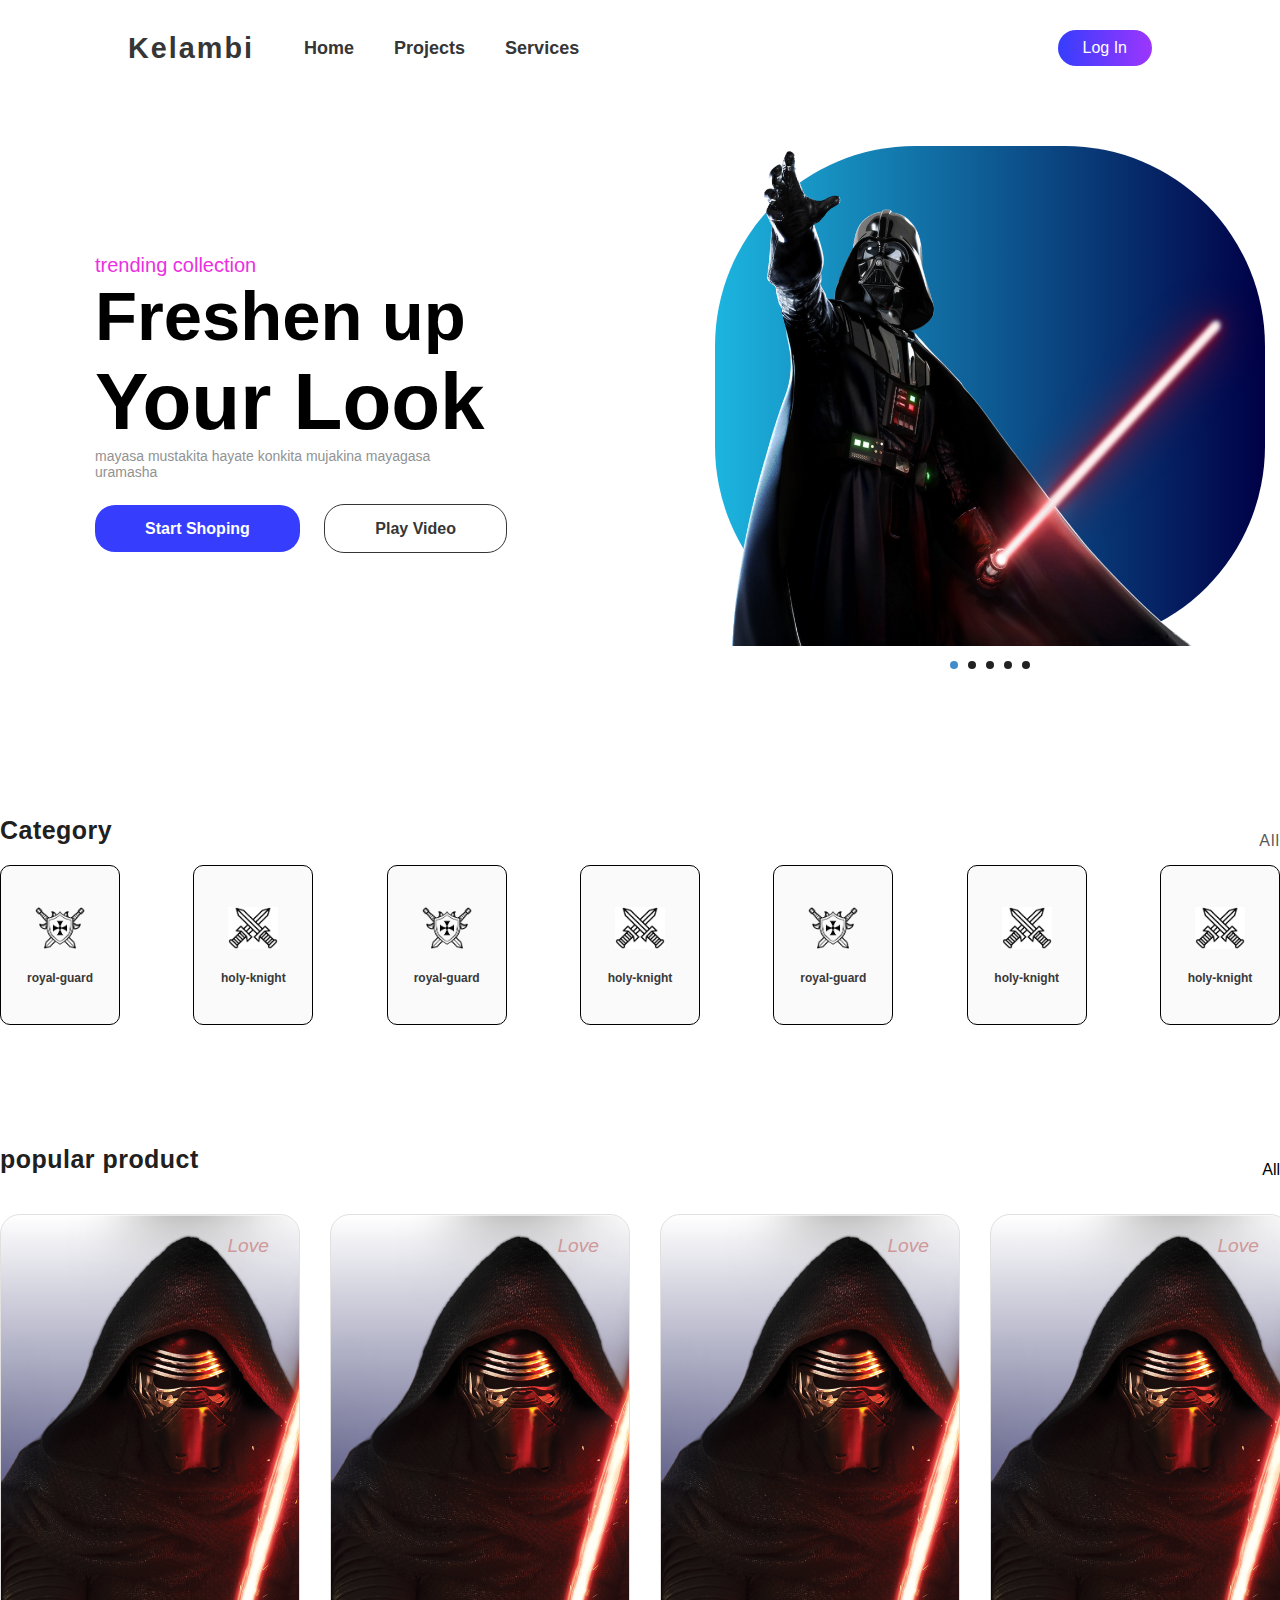
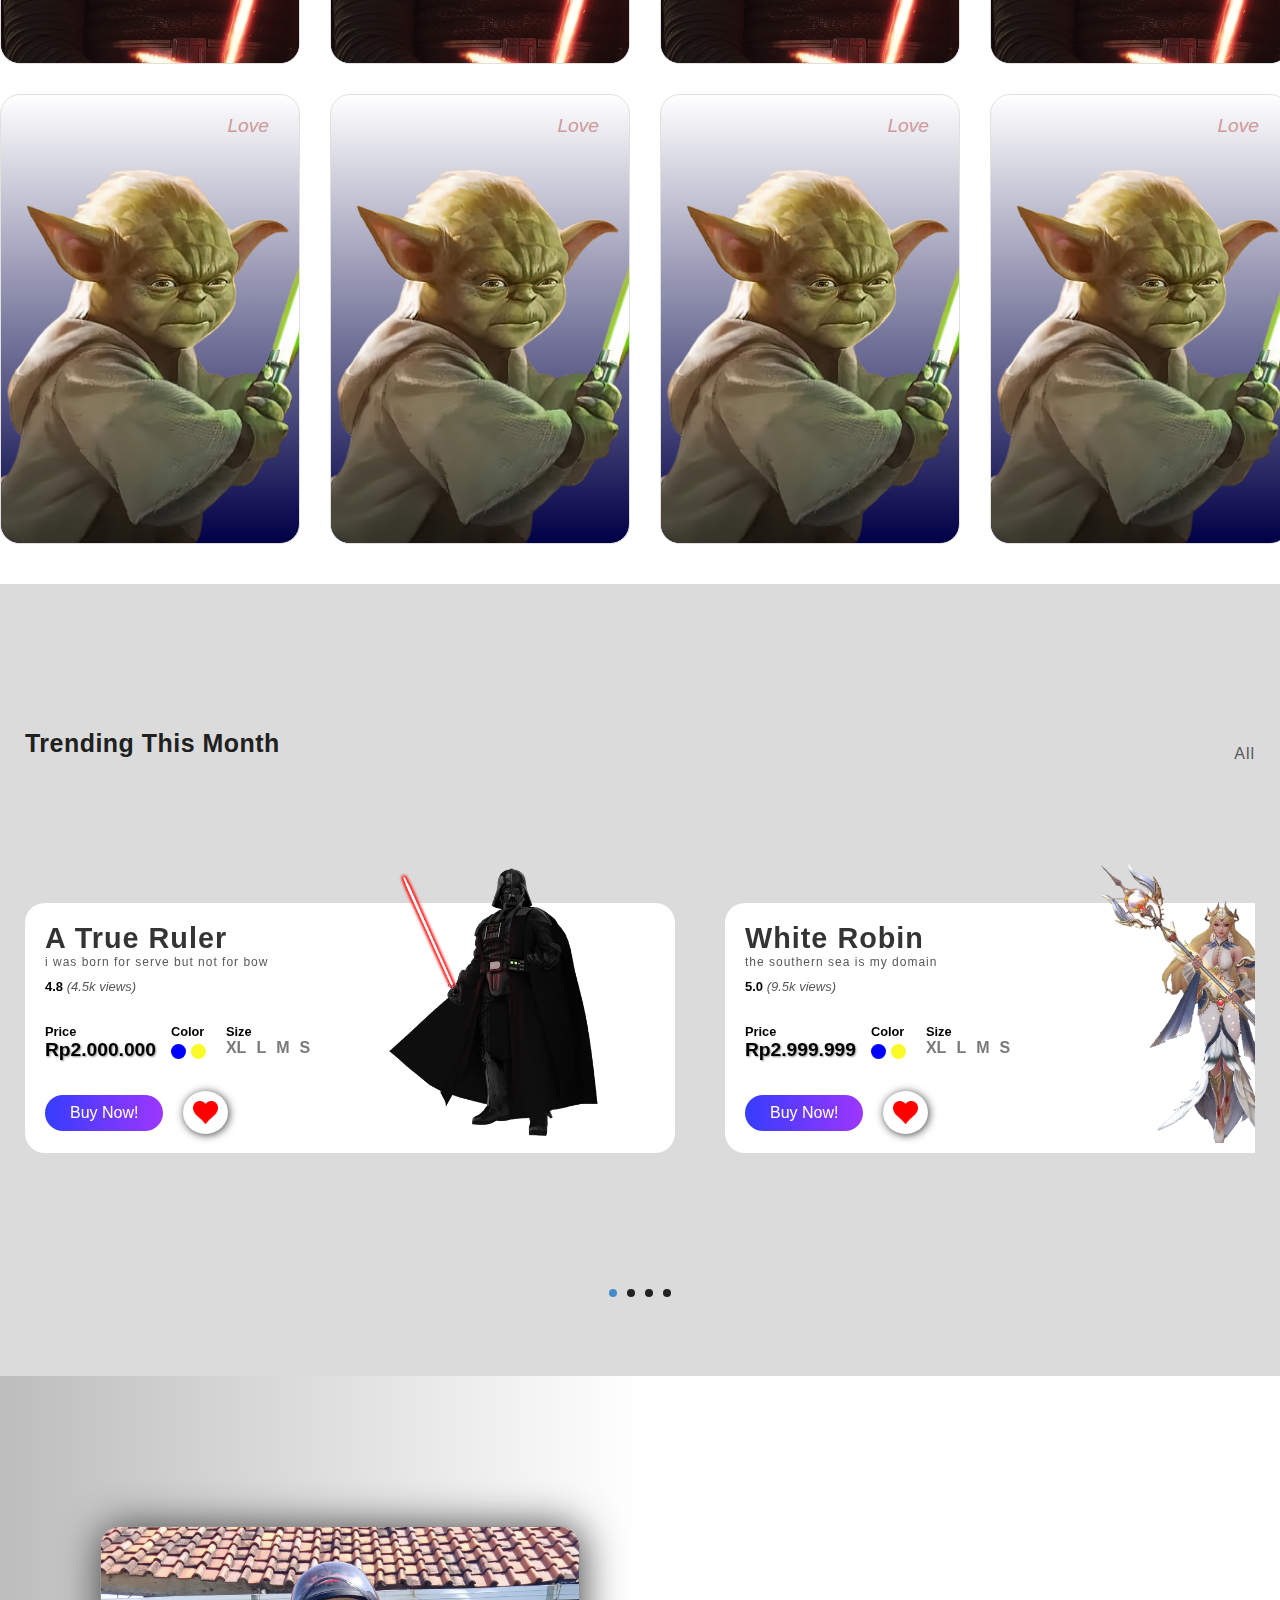
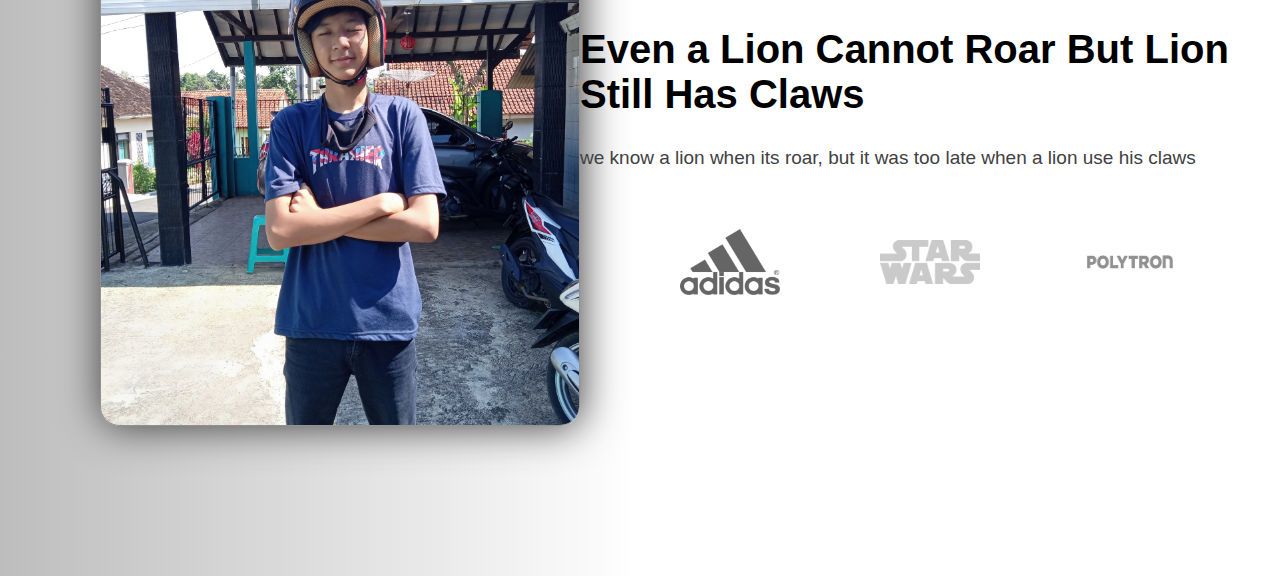
<file: project4/index.html>
<!DOCTYPE html>
<html lang="en">
<head>
    <meta charset="UTF-8">
    <meta http-equiv="X-UA-Compatible" content="IE=edge">
    <meta name="viewport" content="width=device-width, initial-scale=1.0">
    <title>navbar</title>
    
    <link rel="stylesheet" href="css/lightslider.css">

    <link rel="stylesheet" href="css/style.css">
</head>
<body>
    <nav>
        <div class="logo">
            <h2><span>Kelambi</span></h2>
        </div>
        <ul class="nav-link">
            <li><a href="">Home</a></li>
            <li><a href="">Projects</a></li>
            <li><a href="">Services</a></li>
        </ul>
        <a href="" class="btn">Log In</a>
    </nav>
    <div class="jumbo">
        <div class="jumbo-text">
            <p class="up">
                trending collection
            </p>
            <h2 class="mid">Freshen up</h2>
            <h2 class="mid2">Your Look</h2>
            <p class="describe">
                mayasa mustakita hayate konkita mujakina mayagasa uramasha
            </p>
            <div class="bot">
                <a href="" class="bot1">Start Shoping</a>
                <a href="" class="bot2">Play Video</a>
            </div>
        </div>
        <div class="jumbo-img">
            <div class="img-contain">
                <ul id="ls">
                    <li><img src="img/jumbo1.png" alt="" class="jumbo1"></li>
                    <li><img src="img/yoda.png" alt="" class="jumbo1"></li>
                    <li><img src="img/kylo1.png" alt="" class="jumbo1"></li>
                    <li><img src="img/jumbo2.png" alt="" class="jumbo1"></li>
                    <li><img src="img/jumbo5.png" alt="" class="jumbo1"></li>
                    
                </ul>

            </div>
           
        </div>
    </div>
    <section id="category">
        <div class="category-heading">
            <h2>Category</h2>
            <span>All</span>

        </div>
        
        <div class="category-container">
            <a href="" class="category-box">
                <img src="img/c1.png" alt="">
                <span>royal-guard</span>
            </a>
            <a href="" class="category-box">
                <img src="img/c2.png" alt="">
                <span>holy-knight</span>
            </a>
            
            <a href="" class="category-box">
                <img src="img/c1.png" alt="">
                <span>royal-guard</span>
            </a>
            <a href="" class="category-box">
                <img src="img/c2.png" alt="">
                <span>holy-knight</span>
            </a>
            
            <a href="" class="category-box">
                <img src="img/c1.png" alt="">
                <span>royal-guard</span>
            </a>
            <a href="" class="category-box">
                <img src="img/c2.png" alt="">
                <span>holy-knight</span>
            </a>
            <a href="" class="category-box">
                <img src="img/c2.png" alt="">
                <span>holy-knight</span>
            </a>
            
        </div>
    </section>
    <section id="popular-product">
        <div class="product-heading">
            <h3>popular product</h3>
            <span>All</span>
        </div>
<!-- product box -->
        <div class="product-container">
          
            <!-- box1 -->
            <div class="product-box">
                <img src="img/jumbo5.png" alt="">
                <div class="desk">

                   
                    <strong class="product-title">Kylo Ren</strong>
                    <span class="qty">a night mare will come through you</span>
                    <span class="price">Rp 2.000.000</span>
                    <a href="#" class="cart-btn">
                        <i>O</i> Add To Cart
                    </a>
                </div>
                <a href="#" class="like">
                    <i>Love</i>
                </a>
            </div>
           
            <div class="product-box">
                <img src="img/jumbo5.png" alt="">
                <div class="desk">

                   
                    <strong class="product-title">Kylo Ren</strong>
                    <span class="qty">a night mare will come through you</span>
                    <span class="price">Rp 2.000.000</span>
                    <a href="#" class="cart-btn">
                        <i>O</i> Add To Cart
                    </a>
                </div>
                <a href="#" class="like">
                    <i>Love</i>
                </a>
            </div>
           
            <!-- box1 -->
            <div class="product-box">
                <img src="img/jumbo5.png" alt="">
                <div class="desk">

                   
                    <strong class="product-title">Kylo Ren</strong>
                    <span class="qty">a night mare will come through you</span>
                    <span class="price">Rp 2.000</span>
                    <a href="#" class="cart-btn">
                        <i>O</i> Add To Cart
                    </a>
                </div>
                <a href="#" class="like">
                    <i>Love</i>
                </a>
            </div>
           
            <div class="product-box">
                <img src="img/jumbo5.png" alt="">
                <div class="desk">

                   
                    <strong class="product-title">Kylo Ren</strong>
                    <span class="qty">a night mare will come through you</span>
                    <span class="price">Rp 20.000</span>
                    <a href="#" class="cart-btn">
                        <i>O</i> Add To Cart
                    </a>
                </div>
                <a href="#" class="like">
                    <i>Love</i>
                </a>
            </div>
           
            <!-- box1 -->
            <div class="product-box">
                <img src="img/yoda.png" alt="">
                <div class="desk">

                   
                    <strong class="product-title">Master Yoda</strong>
                    <span class="qty">all of this hate is already unleash</span>
                    <span class="price">Rp 20.000</span>
                    <a href="detail.html" class="cart-btn">
                        <i>O</i> Add To Cart
                    </a>
                </div>
                <a href="#" class="like">
                    <i>Love</i>
                </a>
            </div>
            <!-- box1 -->
            <div class="product-box">
                <img src="img/yoda.png" alt="">
                <div class="desk">

                   
                    <strong class="product-title">Master Yoda</strong>
                    <span class="qty">all of this hate is already unleash</span>
                    <span class="price">Rp 20.000</span>
                    <a href="#" class="cart-btn">
                        <i>O</i> Add To Cart
                    </a>
                </div>
                <a href="#" class="like">
                    <i>Love</i>
                </a>
            </div>
            <!-- box1 -->
            <div class="product-box">
                <img src="img/yoda.png" alt="">
                <div class="desk">

                   
                    <strong class="product-title">Master Yoda</strong>
                    <span class="qty">all of this hate is already unleash</span>
                    <span class="price">Rp 20.000</span>
                    <a href="#" class="cart-btn">
                        <i>O</i> Add To Cart
                    </a>
                </div>
                <a href="#" class="like">
                    <i>Love</i>
                </a>
            </div>
            <!-- box1 -->
            <div class="product-box">
                <img src="img/yoda.png" alt="">
                <div class="desk">

                   
                    <strong class="product-title">Master Yoda</strong>
                    <span class="qty">all of this hate is already unleash</span>
                    <span class="price">Rp 20.000</span>
                    <a href="#" class="cart-btn">
                        <i>O</i> Add To Cart
                    </a>
                </div>
                <a href="#" class="like">
                    <i>Love</i>
                </a>
            </div>
            
        </div>
        
    </section>
    <div class="gray">

        <section id="promo">
            <div class="category-heading">
                <h2>Trending This Month</h2>
                <span>All</span>
    
            </div>
            <ul class="promo-container">
                <li>

                    <div class="product-promo">
                        <img src="img/vader22.png" alt="" class="promo-img"  id="promo1">
                        <div class="promo-text">
                            <strong class="promo-title">A True Ruler</strong>
                            <span class="promo-desk">i was born for serve but not for bow</span>
                            <span class="promo-rating">4.8 <i>(4.5k views)</i></span>
                            <div class="promo-control">
                                <div class="promo-con">
                                    <h3 class="ptitle">Price</h3>
                                    <span class="price">Rp2.000.000</span>
                                </div>
                                <div class="promo-con">
                                    <h3 class="ptitle">Color</h3>
                                    <div class="wadah">
    
                                        <div class="color blue"> </div>
                                        <div class="color yellow"></div>
                                    </div>
                                </div>
                                <div class="promo-con">
                                    <h3 class="ptitle">Size</h3>
                                    <div class="wadah">
                                        <div class="size xl">XL</div>
                                        <div class="size l">L</div>
                                        <div class="size m">M</div>
                                        <div class="size s">S</div>
                                    </div>
                                    
                                </div>
                                
    
                            </div>
                            <div class="promo-buy">
                                <a href="" class="btn">Buy Now!</a>
                                <div class="love">
                                    <img src="img/lope.png" alt="">
                                </div>
                            </div>
                        </div>
                    </div>
                </li>
                <li>
                    <div class="product-promo">
                        <img src="img/kadita-white.png" alt="" class="promo-img" >
                        <div class="promo-text">
                            <strong class="promo-title">White Robin</strong>
                            <span class="promo-desk">the southern sea is my domain</span>
                            <span class="promo-rating">5.0 <i>(9.5k views)</i></span>
                            <div class="promo-control">
                                <div class="promo-con">
                                    <h3 class="ptitle">Price</h3>
                                    <span class="price">Rp2.999.999</span>
                                </div>
                                <div class="promo-con">
                                    <h3 class="ptitle">Color</h3>
                                    <div class="wadah">
    
                                        <div class="color blue"> </div>
                                        <div class="color yellow"></div>
                                    </div>
                                </div>
                                <div class="promo-con">
                                    <h3 class="ptitle">Size</h3>
                                    <div class="wadah">
                                        <div class="size xl">XL</div>
                                        <div class="size l">L</div>
                                        <div class="size m">M</div>
                                        <div class="size s">S</div>
                                    </div>
                                    
                                </div>
                                
    
                            </div>
                            <div class="promo-buy">
                                <a href="" class="btn">Buy Now!</a>
                                <div class="love">
                                    <img src="img/lope.png" alt="">
                                </div>
                            </div>
                        </div>
                    </div>
                </li>
                <li>
                    <div class="product-promo">
                        <img src="img/yoda.png" alt="" class="promo-img">
                        <div class="promo-text">
                            <strong class="promo-title">I am A Broken Man</strong>
                            <span class="promo-desk">do not fix me, because you cannot</span>
                            <span class="promo-rating">4.8 <i>(4.5k views)</i></span>
                            <div class="promo-control">
                                <div class="promo-con">
                                    <h3 class="ptitle">Price</h3>
                                    <span class="price">Rp3.000.000</span>
                                </div>
                                <div class="promo-con">
                                    <h3 class="ptitle">Color</h3>
                                    <div class="wadah">
    
                                        <div class="color blue"> </div>
                                        <div class="color yellow"></div>
                                    </div>
                                </div>
                                <div class="promo-con">
                                    <h3 class="ptitle">Size</h3>
                                    <div class="wadah">
                                        <div class="size xl">XL</div>
                                        <div class="size l">L</div>
                                        <div class="size m">M</div>
                                        <div class="size s">S</div>
                                    </div>
                                    
                                </div>
                                
    
                            </div>
                            <div class="promo-buy">
                                <a href="" class="btn">Buy Now!</a>
                                <div class="love">
                                    <img src="img/lope.png" alt="">
                                </div>
                            </div>
                        </div>
                    </div>
                </li>
                <li>
                    <div class="product-promo">
                        <img src="img/yoda1.png" alt="" class="promo-img" >
                        <div class="promo-text">
                            <strong class="promo-title">The One </strong>
                            <span class="promo-desk">no one can make me a king, but you did</span>
                            <span class="promo-rating">5.0 <i>(9.5k views)</i></span>
                            <div class="promo-control">
                                <div class="promo-con">
                                    <h3 class="ptitle">Price</h3>
                                    <span class="price">Rp2.500.999</span>
                                </div>
                                <div class="promo-con">
                                    <h3 class="ptitle">Color</h3>
                                    <div class="wadah">
    
                                        <div class="color blue"> </div>
                                        <div class="color yellow"></div>
                                    </div>
                                </div>
                                <div class="promo-con">
                                    <h3 class="ptitle">Size</h3>
                                    <div class="wadah">
                                        <div class="size xl">XL</div>
                                        <div class="size l">L</div>
                                        <div class="size m">M</div>
                                        <div class="size s">S</div>
                                    </div>
                                </div>
                                
    
                            </div>
                            <div class="promo-buy">
                                <a href="" class="btn">Buy Now!</a>
                                <div class="love">
                                    <img src="img/lope.png" alt="">
                                </div>
                            </div>
                        </div>
                    </div>
                </li>
                
            </ul>
        </section>
    </div>
    <section id="client">
        <div class="client-container">
            <div class="client-img">
            <img src="img/me.jpg" alt="">

            </div>
            <div class="client-text">
                <strong class="client-title">
                    Even a Lion Cannot Roar But Lion Still Has Claws
                </strong>
                <p class="client-subtitle">
                    we know a lion when its roar, but it was too late when a lion use his claws
                </p>
                <div class="logo-container">
                    <img src="img/logo1.png" alt="logo">
                    
                    <img src="img/logo5.png" alt="logo">
                    <img src="img/logo4.png" alt="logo">
                </div>
            </div>
        </div>
    </section>
    <script src="js/jquery-3.5.1.js"></script>
    <script src="js/script.js"></script>
    <script type="text/javascript" src="js/lightslider.js"></script>
</body>
</html>
</file>
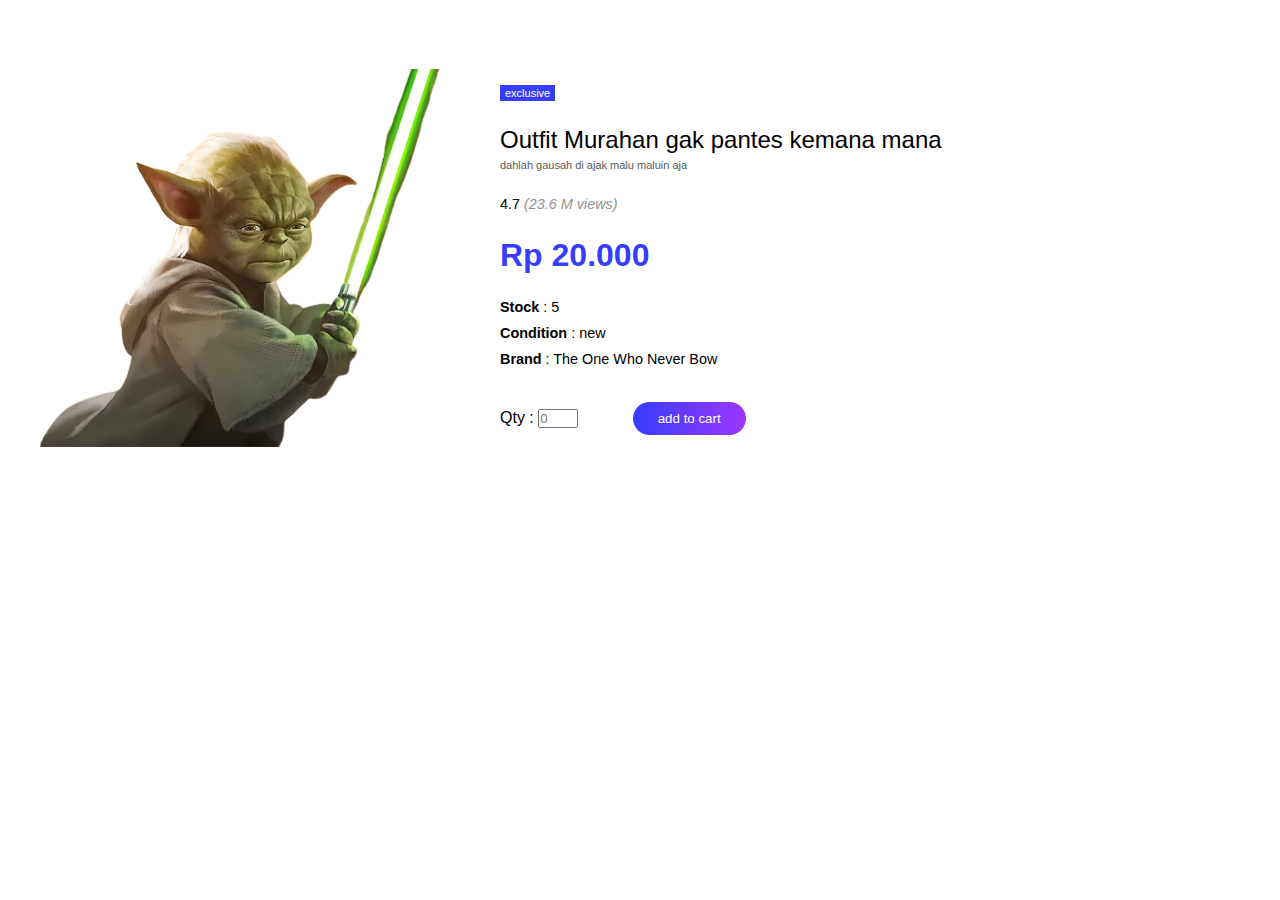
<file: project4/detail.html>
<!DOCTYPE html>
<html lang="en">
<head>
    <meta charset="UTF-8">
    <meta http-equiv="X-UA-Compatible" content="IE=edge">
    <meta name="viewport" content="width=device-width, initial-scale=1.0">
    <title>detail produk</title>
    <link rel="stylesheet" href="css/style.css">
    <script src="js/jquery-3.5.1.js"></script>
    <script>
        $(document).ready(function(){
            $(".btn").click(function(){
                var t = $(".qty").val();
                qty = parseInt(t);
                console.log(t);
                var tot = qty * 20000;
                $(".price").html("Rp "+tot) 
            })
        })
    </script>
</head>
<body>
    <div class="detail-container">
        <div class="detail-img">
            <img src="img/yoda.png" alt="">
        </div>
        <div class="detail-detail">
            <div class="new">exclusive</div>
            <div class="text">

                <strong class="title">Outfit Murahan gak pantes kemana mana</strong>
                <span class="sub">dahlah gausah di ajak malu maluin aja</span>
            </div>
            <div class="rating">4.7 <i>(23.6 M views)</i></div>
            <strong class="price">Rp 20.000</strong>
            <div class="ket">
                <p><strong>Stock</strong> : 5 </p>
                <p><strong>Condition</strong> : new </p>
                <p><strong>Brand</strong> : The One Who Never Bow </p>
            </div>
            <div class="cart">
                <label for="">Qty :</label>
                <input type="number" class="qty" placeholder="0">
                <button class="btn">add to cart</button>
            </div>

        </div>
    </div>
   
    
</body>
</html>
</file>
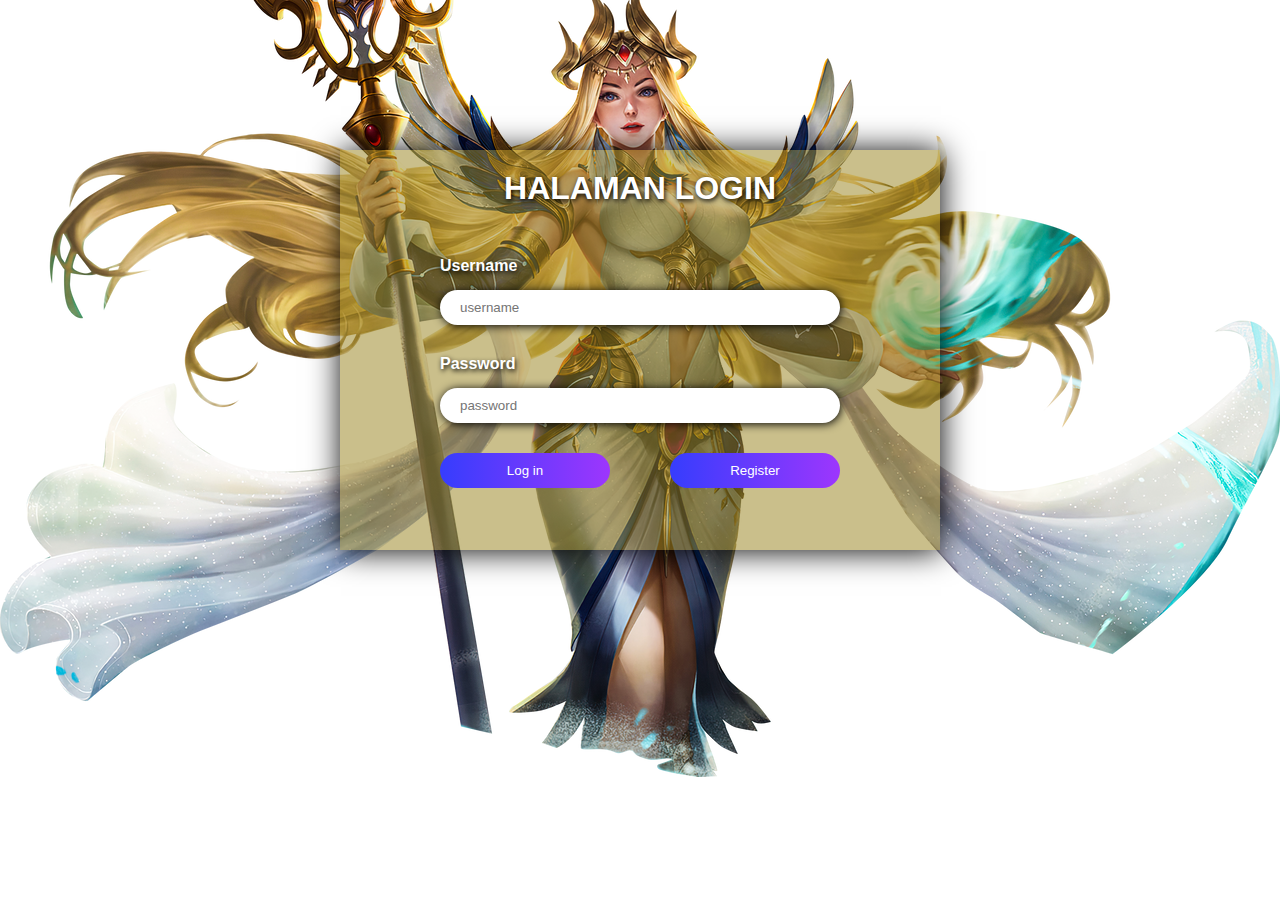
<file: project4/login.html>
<!DOCTYPE html>
<html lang="en">
<head>
    <meta charset="UTF-8">
    <meta http-equiv="X-UA-Compatible" content="IE=edge">
    <meta name="viewport" content="width=device-width, initial-scale=1.0">
    <title>halaman login</title>
    <link rel="stylesheet" href="css/style.css">
    <script src="js/jquery-3.5.1.js"></script>
    <script>
        $(document).ready(function(){
            $("#login").click(function(){
                var user = $("#user").val();
                var pass = $("#pass").val();
                if(user == "iman"){
                    if(pass == "mydesteny"){
                        alert("login berhasil");
                        window.location = "index.html";
                    } else{
                        alert("password salah");
                    }
                }else alert("kau botol nama pun salah")
            })
            $(".tai").on("click",function(){
                location.href = "index.html";
                console.log('botol');
                

            })
        })
    </script>
</head>
<body class="bg">
    <div class="login-container">
        <div class="login-box">
            <strong class="login-title">
                HALAMAN LOGIN
            </strong>
            <div class="login-form">
                <div class="input">
                    <label for="user">Username</label>
                    <div class="search-box">
                        <input type="text" class="login-input" id="user" placeholder="username">
                    </div>
                </div>
                <div class="input">
                    <label for="password">Password</label>
                    <div class="search-box">
                        <input type="password" class="login-input" id="pass" placeholder="password">                  
                    </div>
                </div>
                <div class="login-btn">

                    <input class="btn" id="login" type="submit" value="Log in">
                    <input class="btn" id="regist" type="submit" value="Register">
                </div>
                
            </div>
        </div>

    </div>
    
</body>
</html>
</file>
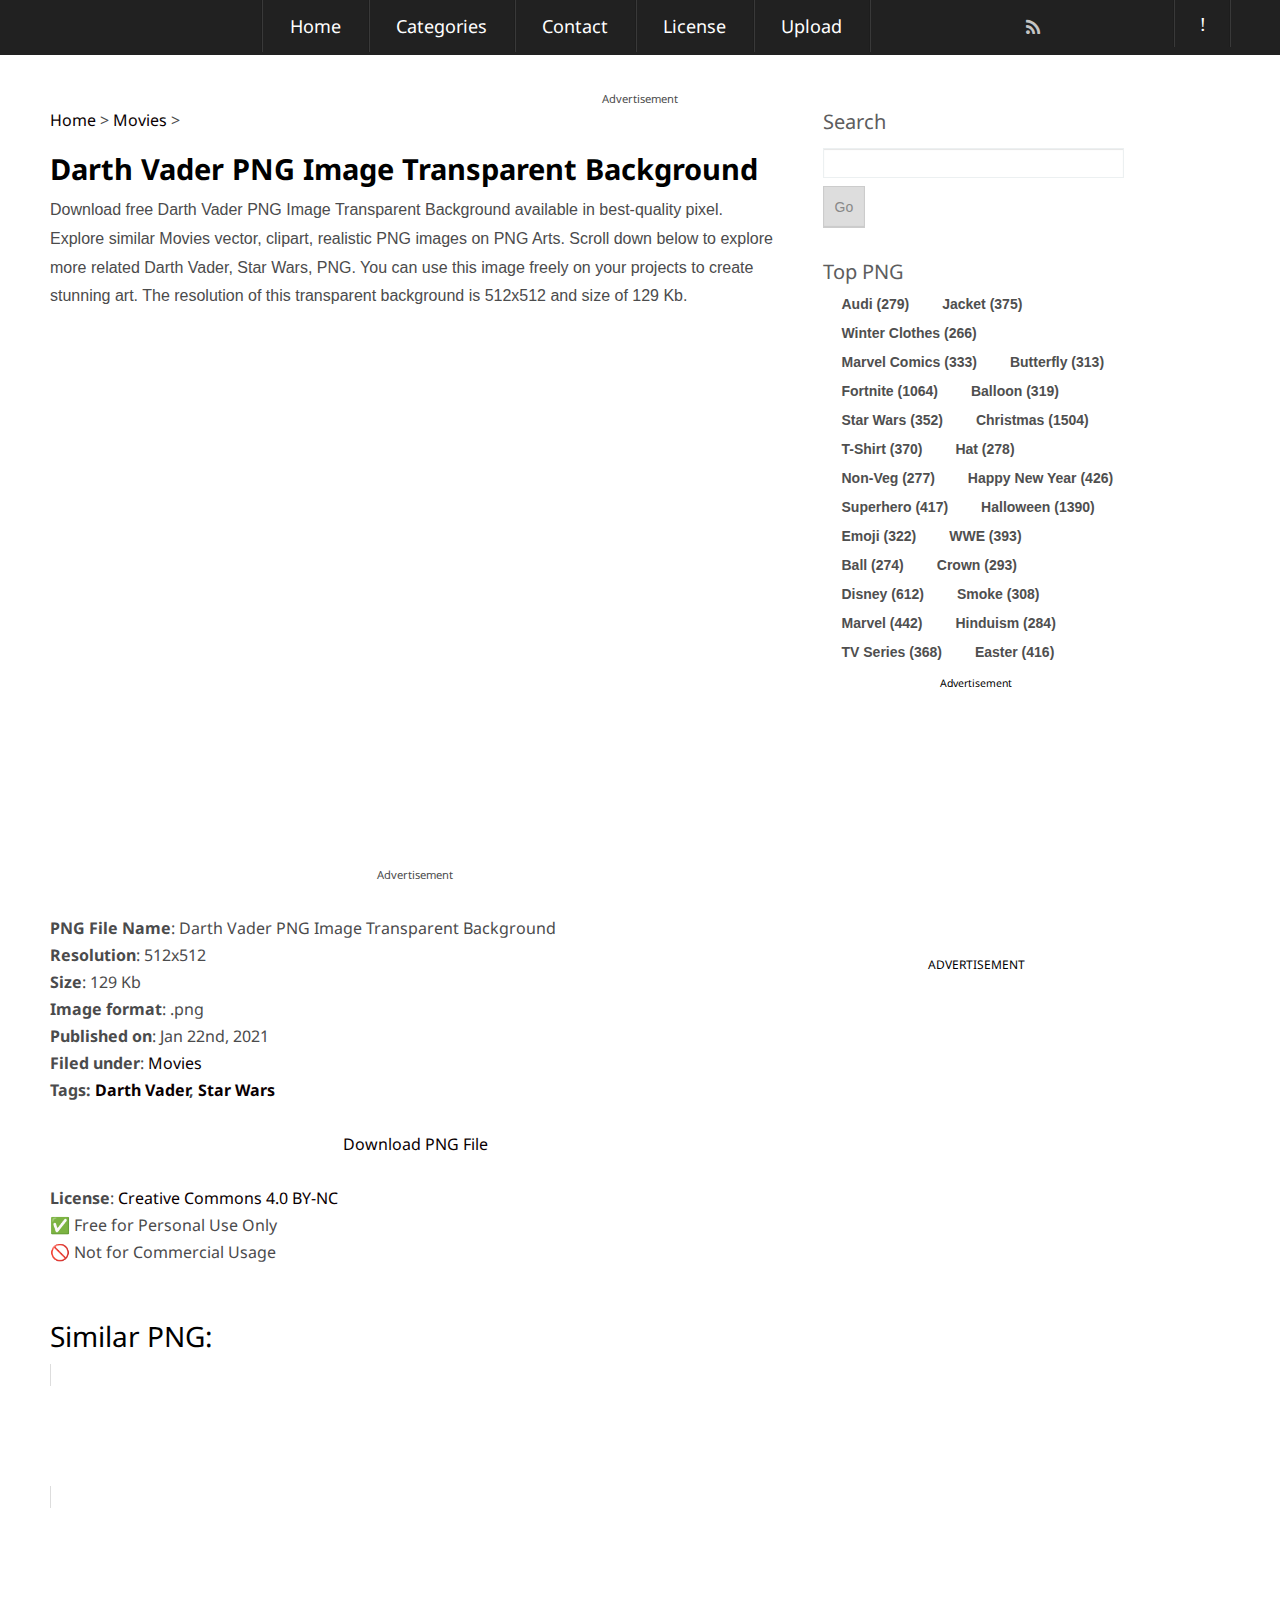
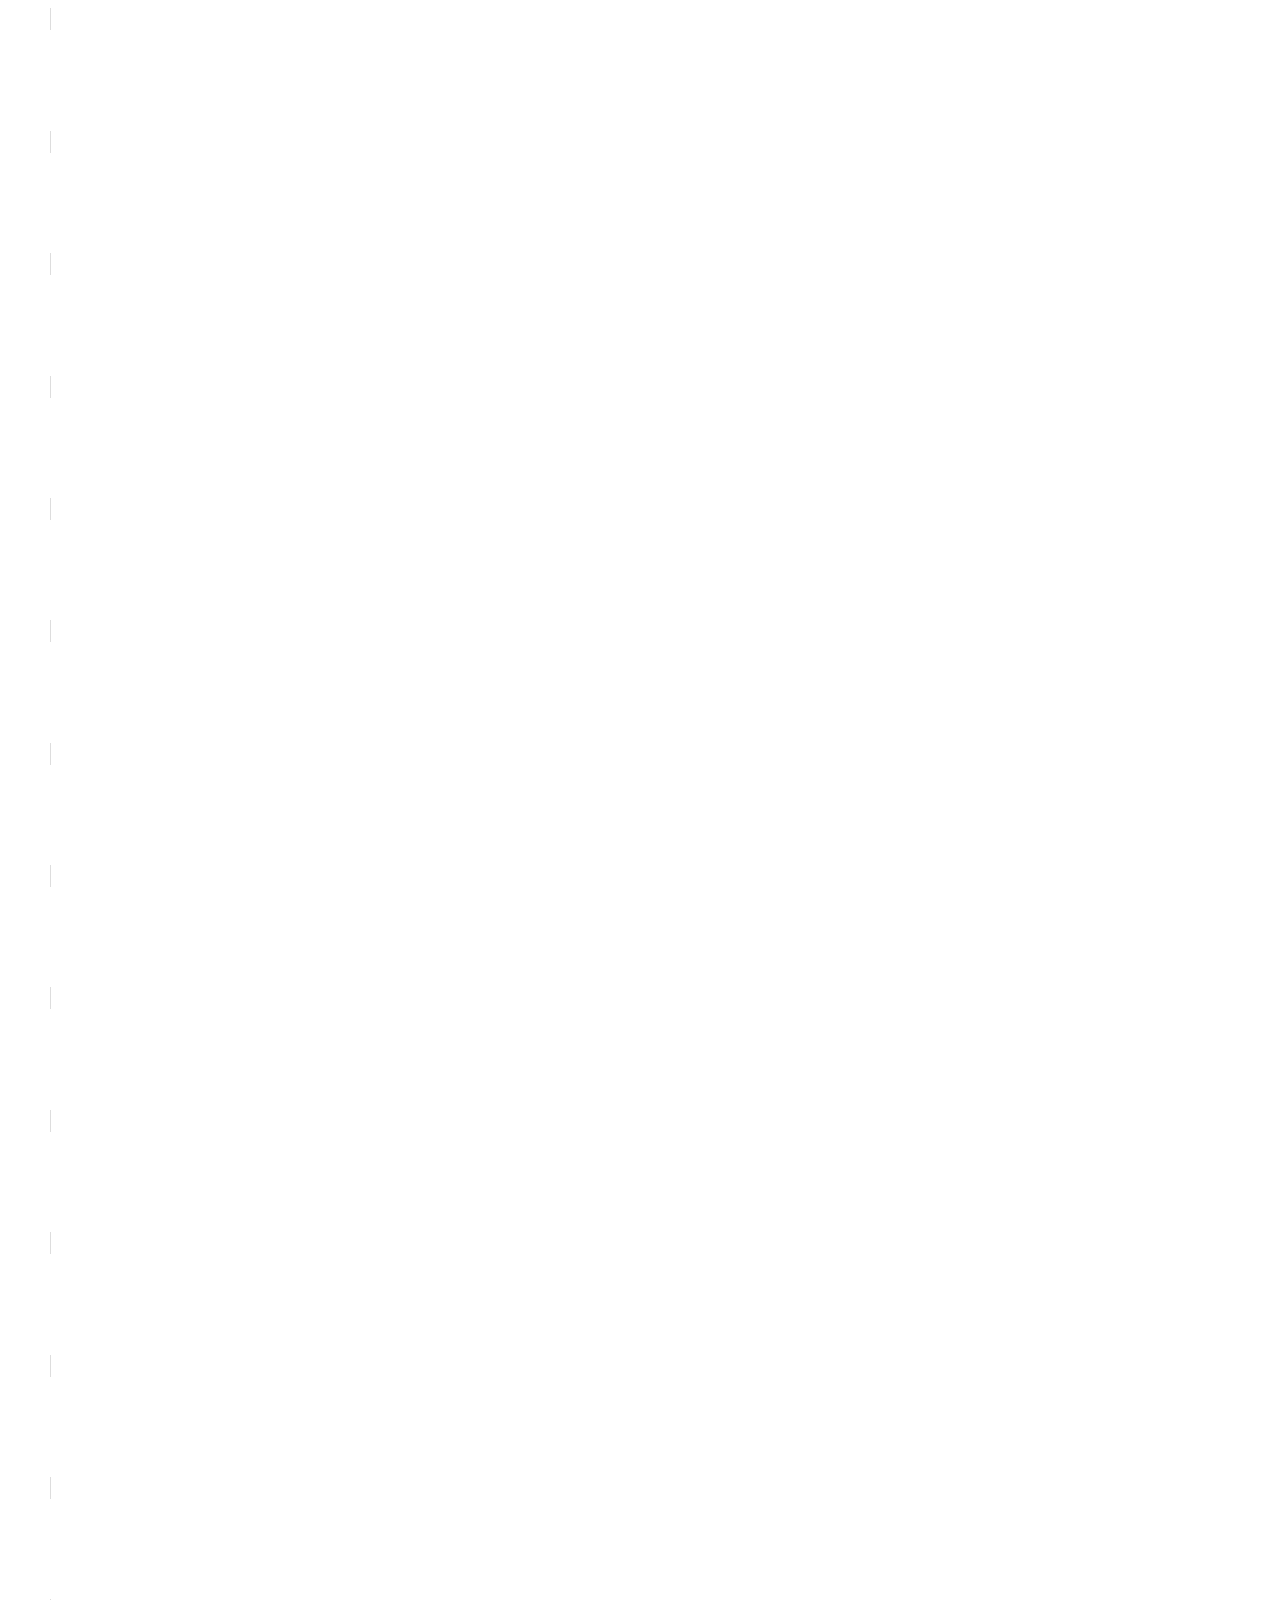
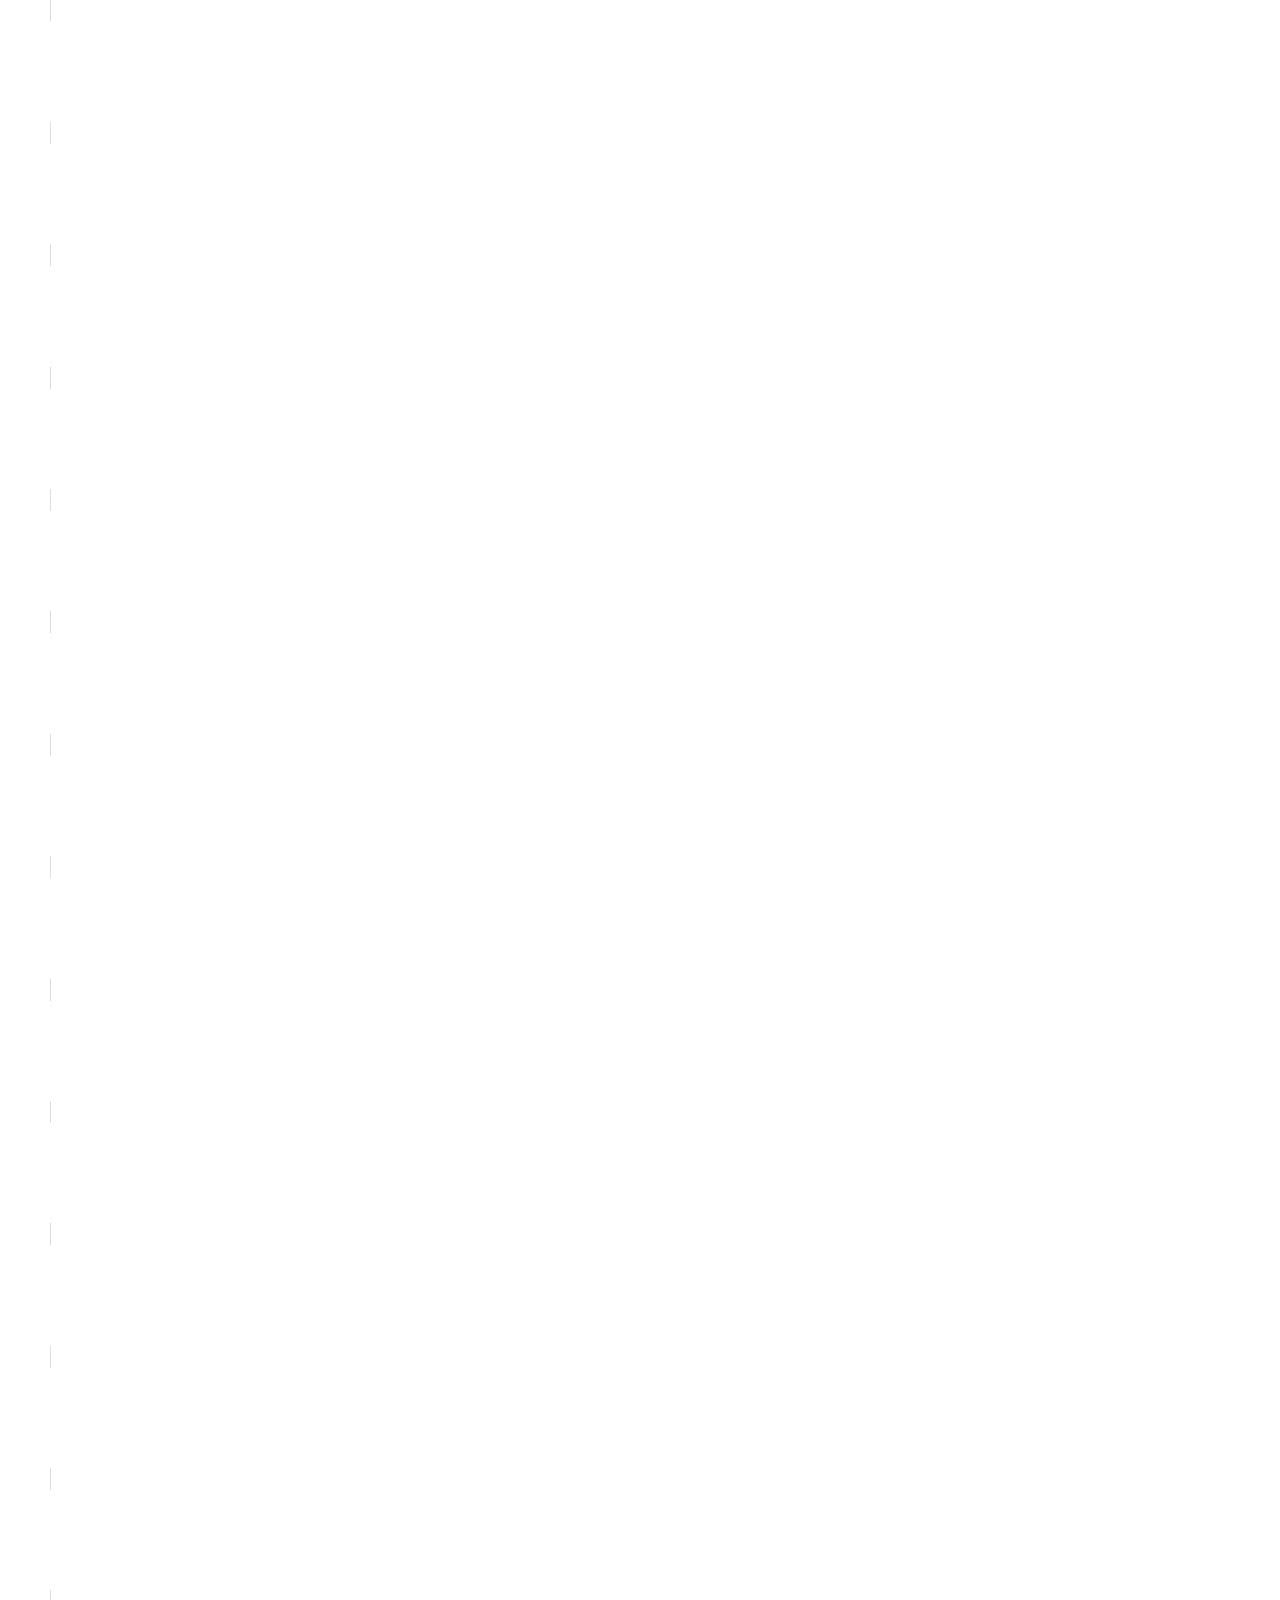
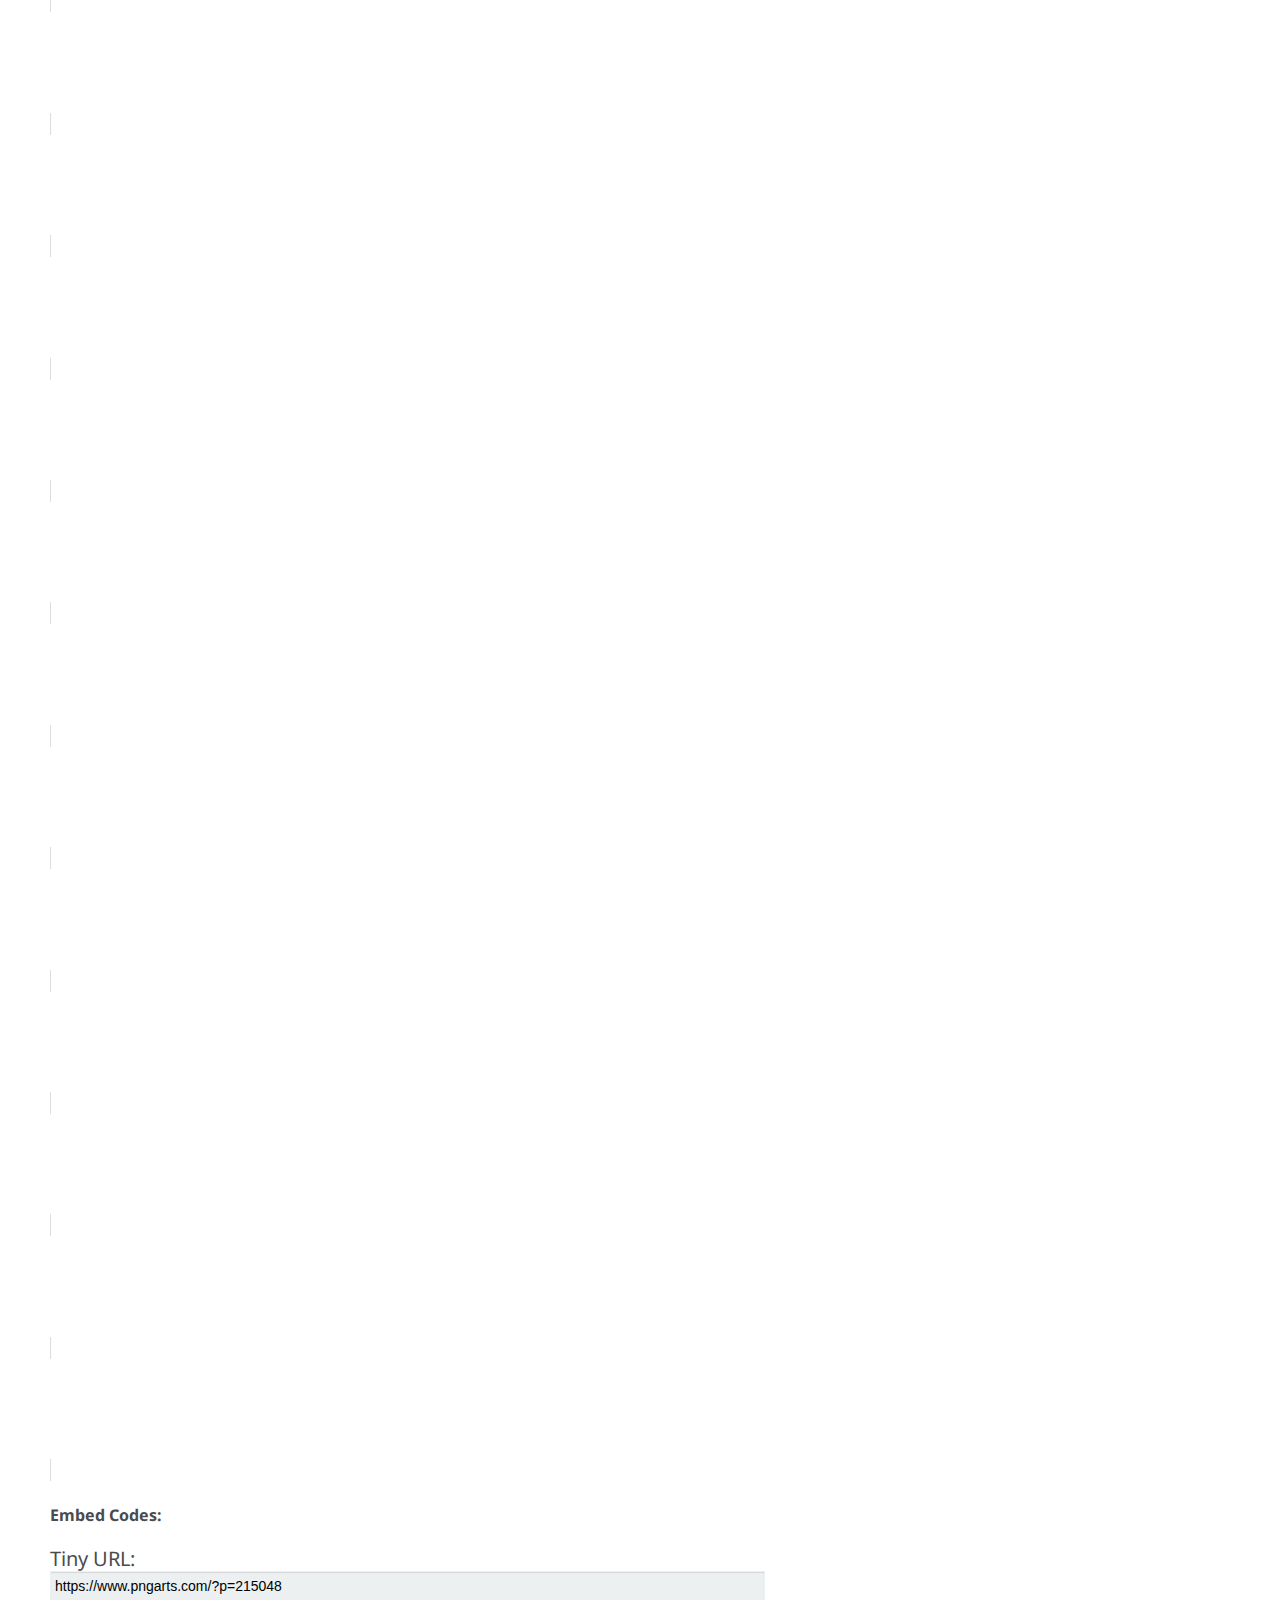
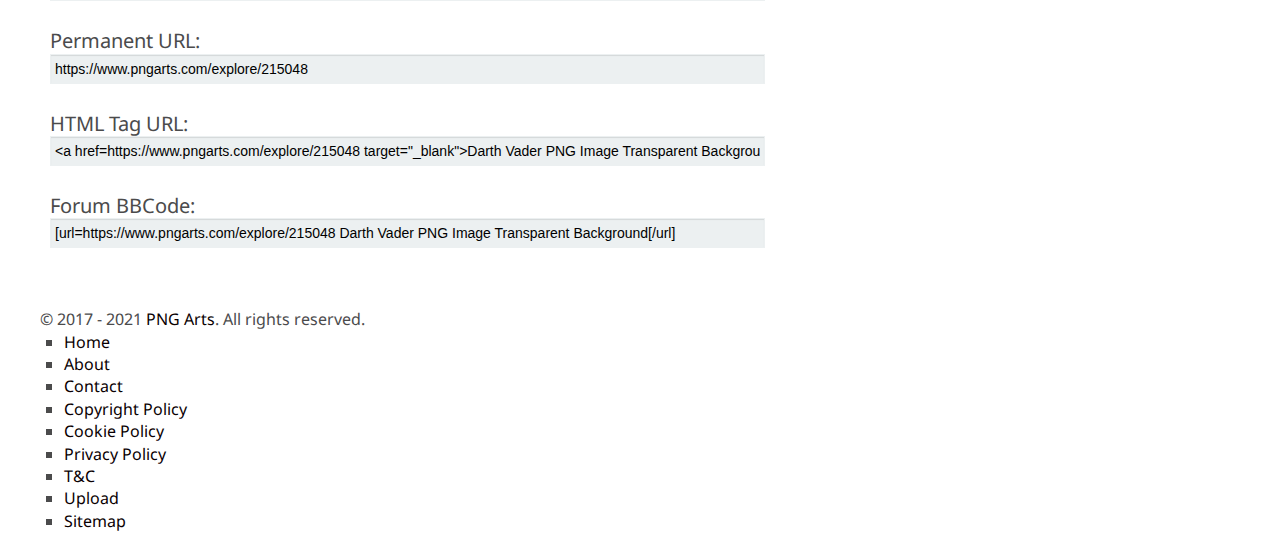
<file: project4/img/vader2.html>
<!DOCTYPE html>
<!--[if IE 6]>
<html id="ie6" lang="en-US">
<![endif]-->
<!--[if IE 7]>
<html id="ie7" lang="en-US">
<![endif]-->
<!--[if IE 8]>
<html id="ie8" lang="en-US">
<![endif]-->
<!--[if !(IE 6) | !(IE 7) | !(IE 8)  ]><!-->
<html lang="en-US">
<!--<![endif]-->
<head><script>if(navigator.userAgent.match(/MSIE|Internet Explorer/i)||navigator.userAgent.match(/Trident\/7\..*?rv:11/i)){var href=document.location.href;if(!href.match(/[?&]nowprocket/)){if(href.indexOf("?")==-1){if(href.indexOf("#")==-1){document.location.href=href+"?nowprocket=1"}else{document.location.href=href.replace("#","?nowprocket=1#")}}else{if(href.indexOf("#")==-1){document.location.href=href+"&nowprocket=1"}else{document.location.href=href.replace("#","&nowprocket=1#")}}}}</script><script>class RocketLazyLoadScripts{constructor(e){this.triggerEvents=e,this.eventOptions={passive:!0},this.userEventListener=this.triggerListener.bind(this),this.delayedScripts={normal:[],async:[],defer:[]},this.allJQueries=[]}_addUserInteractionListener(e){this.triggerEvents.forEach((t=>window.addEventListener(t,e.userEventListener,e.eventOptions)))}_removeUserInteractionListener(e){this.triggerEvents.forEach((t=>window.removeEventListener(t,e.userEventListener,e.eventOptions)))}triggerListener(){this._removeUserInteractionListener(this),"loading"===document.readyState?document.addEventListener("DOMContentLoaded",this._loadEverythingNow.bind(this)):this._loadEverythingNow()}async _loadEverythingNow(){this._delayEventListeners(),this._delayJQueryReady(this),this._handleDocumentWrite(),this._registerAllDelayedScripts(),this._preloadAllScripts(),await this._loadScriptsFromList(this.delayedScripts.normal),await this._loadScriptsFromList(this.delayedScripts.defer),await this._loadScriptsFromList(this.delayedScripts.async),await this._triggerDOMContentLoaded(),await this._triggerWindowLoad(),window.dispatchEvent(new Event("rocket-allScriptsLoaded"))}_registerAllDelayedScripts(){document.querySelectorAll("script[type=rocketlazyloadscript]").forEach((e=>{e.hasAttribute("src")?e.hasAttribute("async")&&!1!==e.async?this.delayedScripts.async.push(e):e.hasAttribute("defer")&&!1!==e.defer||"module"===e.getAttribute("data-rocket-type")?this.delayedScripts.defer.push(e):this.delayedScripts.normal.push(e):this.delayedScripts.normal.push(e)}))}async _transformScript(e){return await this._requestAnimFrame(),new Promise((t=>{const n=document.createElement("script");let i;[...e.attributes].forEach((e=>{let t=e.nodeName;"type"!==t&&("data-rocket-type"===t&&(t="type",i=e.nodeValue),n.setAttribute(t,e.nodeValue))})),e.hasAttribute("src")&&this._isValidScriptType(i)?(n.addEventListener("load",t),n.addEventListener("error",t)):(n.text=e.text,t()),e.parentNode.replaceChild(n,e)}))}_isValidScriptType(e){return!e||""===e||"string"==typeof e&&["text/javascript","text/x-javascript","text/ecmascript","text/jscript","application/javascript","application/x-javascript","application/ecmascript","application/jscript","module"].includes(e.toLowerCase())}async _loadScriptsFromList(e){const t=e.shift();return t?(await this._transformScript(t),this._loadScriptsFromList(e)):Promise.resolve()}_preloadAllScripts(){var e=document.createDocumentFragment();[...this.delayedScripts.normal,...this.delayedScripts.defer,...this.delayedScripts.async].forEach((t=>{const n=t.getAttribute("src");if(n){const t=document.createElement("link");t.href=n,t.rel="preload",t.as="script",e.appendChild(t)}})),document.head.appendChild(e)}_delayEventListeners(){let e={};function t(t,n){!function(t){function n(n){return e[t].eventsToRewrite.indexOf(n)>=0?"rocket-"+n:n}e[t]||(e[t]={originalFunctions:{add:t.addEventListener,remove:t.removeEventListener},eventsToRewrite:[]},t.addEventListener=function(){arguments[0]=n(arguments[0]),e[t].originalFunctions.add.apply(t,arguments)},t.removeEventListener=function(){arguments[0]=n(arguments[0]),e[t].originalFunctions.remove.apply(t,arguments)})}(t),e[t].eventsToRewrite.push(n)}function n(e,t){let n=e[t];Object.defineProperty(e,t,{get:()=>n||function(){},set(i){e["rocket"+t]=n=i}})}t(document,"DOMContentLoaded"),t(window,"DOMContentLoaded"),t(window,"load"),t(window,"pageshow"),t(document,"readystatechange"),n(document,"onreadystatechange"),n(window,"onload"),n(window,"onpageshow")}_delayJQueryReady(e){let t=window.jQuery;Object.defineProperty(window,"jQuery",{get:()=>t,set(n){if(n&&n.fn&&!e.allJQueries.includes(n)){n.fn.ready=n.fn.init.prototype.ready=function(t){e.domReadyFired?t.bind(document)(n):document.addEventListener("rocket-DOMContentLoaded",(()=>t.bind(document)(n)))};const t=n.fn.on;n.fn.on=n.fn.init.prototype.on=function(){if(this[0]===window){function e(e){return e.split(" ").map((e=>"load"===e||0===e.indexOf("load.")?"rocket-jquery-load":e)).join(" ")}"string"==typeof arguments[0]||arguments[0]instanceof String?arguments[0]=e(arguments[0]):"object"==typeof arguments[0]&&Object.keys(arguments[0]).forEach((t=>{delete Object.assign(arguments[0],{[e(t)]:arguments[0][t]})[t]}))}return t.apply(this,arguments),this},e.allJQueries.push(n)}t=n}})}async _triggerDOMContentLoaded(){this.domReadyFired=!0,await this._requestAnimFrame(),document.dispatchEvent(new Event("rocket-DOMContentLoaded")),await this._requestAnimFrame(),window.dispatchEvent(new Event("rocket-DOMContentLoaded")),await this._requestAnimFrame(),document.dispatchEvent(new Event("rocket-readystatechange")),await this._requestAnimFrame(),document.rocketonreadystatechange&&document.rocketonreadystatechange()}async _triggerWindowLoad(){await this._requestAnimFrame(),window.dispatchEvent(new Event("rocket-load")),await this._requestAnimFrame(),window.rocketonload&&window.rocketonload(),await this._requestAnimFrame(),this.allJQueries.forEach((e=>e(window).trigger("rocket-jquery-load"))),window.dispatchEvent(new Event("rocket-pageshow")),await this._requestAnimFrame(),window.rocketonpageshow&&window.rocketonpageshow()}_handleDocumentWrite(){const e=new Map;document.write=document.writeln=function(t){const n=document.currentScript;n||console.error("WPRocket unable to document.write this: "+t);const i=document.createRange(),r=n.parentElement;let a=e.get(n);void 0===a&&(a=n.nextSibling,e.set(n,a));const o=document.createDocumentFragment();i.setStart(o,0),o.appendChild(i.createContextualFragment(t)),r.insertBefore(o,a)}}async _requestAnimFrame(){return new Promise((e=>requestAnimationFrame(e)))}static run(){const e=new RocketLazyLoadScripts(["keydown","mousemove","touchmove","touchstart","touchend","wheel"]);e._addUserInteractionListener(e)}}RocketLazyLoadScripts.run();
</script>
	<!-- Quantcast Choice. Consent Manager Tag v2.0 (for TCF 2.0) -->
<script type="rocketlazyloadscript" data-rocket-type="text/javascript" async=true>
(function() {
  var host = window.location.hostname;
  var element = document.createElement('script');
  var firstScript = document.getElementsByTagName('script')[0];
  var url = 'https://quantcast.mgr.consensu.org'
    .concat('/choice/', 'deCwlQAR_q3bc', '/', host, '/choice.js')
  var uspTries = 0;
  var uspTriesLimit = 3;
  element.async = true;
  element.type = 'text/javascript';
  element.src = url;

  firstScript.parentNode.insertBefore(element, firstScript);

  function makeStub() {
    var TCF_LOCATOR_NAME = '__tcfapiLocator';
    var queue = [];
    var win = window;
    var cmpFrame;

    function addFrame() {
      var doc = win.document;
      var otherCMP = !!(win.frames[TCF_LOCATOR_NAME]);

      if (!otherCMP) {
        if (doc.body) {
          var iframe = doc.createElement('iframe');

          iframe.style.cssText = 'display:none';
          iframe.name = TCF_LOCATOR_NAME;
          doc.body.appendChild(iframe);
        } else {
          setTimeout(addFrame, 5);
        }
      }
      return !otherCMP;
    }

    function tcfAPIHandler() {
      var gdprApplies;
      var args = arguments;

      if (!args.length) {
        return queue;
      } else if (args[0] === 'setGdprApplies') {
        if (
          args.length > 3 &&
          args[2] === 2 &&
          typeof args[3] === 'boolean'
        ) {
          gdprApplies = args[3];
          if (typeof args[2] === 'function') {
            args[2]('set', true);
          }
        }
      } else if (args[0] === 'ping') {
        var retr = {
          gdprApplies: gdprApplies,
          cmpLoaded: false,
          cmpStatus: 'stub'
        };

        if (typeof args[2] === 'function') {
          args[2](retr);
        }
      } else {
        queue.push(args);
      }
    }

    function postMessageEventHandler(event) {
      var msgIsString = typeof event.data === 'string';
      var json = {};

      try {
        if (msgIsString) {
          json = JSON.parse(event.data);
        } else {
          json = event.data;
        }
      } catch (ignore) {}

      var payload = json.__tcfapiCall;

      if (payload) {
        window.__tcfapi(
          payload.command,
          payload.version,
          function(retValue, success) {
            var returnMsg = {
              __tcfapiReturn: {
                returnValue: retValue,
                success: success,
                callId: payload.callId
              }
            };
            if (msgIsString) {
              returnMsg = JSON.stringify(returnMsg);
            }
            event.source.postMessage(returnMsg, '*');
          },
          payload.parameter
        );
      }
    }

    while (win) {
      try {
        if (win.frames[TCF_LOCATOR_NAME]) {
          cmpFrame = win;
          break;
        }
      } catch (ignore) {}

      if (win === window.top) {
        break;
      }
      win = win.parent;
    }
    if (!cmpFrame) {
      addFrame();
      win.__tcfapi = tcfAPIHandler;
      win.addEventListener('message', postMessageEventHandler, false);
    }
  };

  makeStub();

  var uspStubFunction = function() {
    var arg = arguments;
    if (typeof window.__uspapi !== uspStubFunction) {
      setTimeout(function() {
        if (typeof window.__uspapi !== 'undefined') {
          window.__uspapi.apply(window.__uspapi, arg);
        }
      }, 500);
    }
  };

  var checkIfUspIsReady = function() {
    uspTries++;
    if (window.__uspapi === uspStubFunction && uspTries < uspTriesLimit) {
      console.warn('USP is not accessible');
    } else {
      clearInterval(uspInterval);
    }
  };

  if (typeof window.__uspapi === 'undefined') {
    window.__uspapi = uspStubFunction;
    var uspInterval = setInterval(checkIfUspIsReady, 6000);
  }
})();
</script>
<!-- End Quantcast Choice. Consent Manager Tag v2.0 (for TCF 2.0) -->
	<script>
__tcfapi('addEventListener', 2, function(tcData, success) {
    if (success) {
        if (tcData.eventStatus == 'useractioncomplete' || tcData.eventStatus == 'tcloaded') {
            var hasStoreOnDeviceConsent = tcData.purpose.consents[1] || false;

            if (hasStoreOnDeviceConsent) {
                var adsbygoogle_script = document.createElement('script');
                adsbygoogle_script.src = 'https://pagead2.googlesyndication.com/pagead/js/adsbygoogle.js';
                document.head.appendChild(adsbygoogle_script);
            }
        }
    }
});
</script>

<meta charset="UTF-8" />

<meta name="viewport" content="width=device-width" />
<title>Darth Vader PNG Image Transparent Background | PNG Arts</title><style id="rocket-critical-css">html{font-family:sans-serif;-webkit-text-size-adjust:100%;-ms-text-size-adjust:100%}body{margin:0}aside,header,nav{display:block}video{display:inline-block;vertical-align:baseline}a{background-color:transparent}h1{margin:.67em 0;font-size:2em}img{border:0}svg:not(:root){overflow:hidden}button,input,select{margin:0;font:inherit;color:inherit}button{overflow:visible}button,select{text-transform:none}button,input[type=submit]{-webkit-appearance:button}button::-moz-focus-inner,input::-moz-focus-inner{padding:0;border:0}input{line-height:normal}fieldset{padding:.35em .625em .75em;margin:0 2px;border:1px solid silver}legend{padding:0;border:0}*{-webkit-box-sizing:border-box;-moz-box-sizing:border-box;box-sizing:border-box}:after,:before{-webkit-box-sizing:border-box;-moz-box-sizing:border-box;box-sizing:border-box}html{font-size:10px}body{font-family:"Helvetica Neue",Helvetica,Arial,sans-serif;font-size:14px;line-height:1.42857143;color:#333;background-color:#fff}button,input,select{font-family:inherit;font-size:inherit;line-height:inherit}a{color:#337ab7;text-decoration:none}img{vertical-align:middle}h1,h3{font-family:inherit;font-weight:500;line-height:1.1;color:inherit}h1,h3{margin-top:20px;margin-bottom:10px}h1{font-size:36px}h3{font-size:24px}p{margin:0 0 10px}ul{margin-top:0;margin-bottom:10px}ul ul{margin-bottom:0}fieldset{min-width:0;padding:0;margin:0;border:0}legend{display:block;width:100%;padding:0;margin-bottom:20px;font-size:21px;line-height:inherit;color:#333;border:0;border-bottom:1px solid #e5e5e5}label{display:inline-block;max-width:100%;margin-bottom:5px;font-weight:700}@-ms-viewport{width:device-width}html,body,div,span,iframe,h1,h3,p,a,ins,ul,li,fieldset,form,label,legend{border:0;font-family:inherit;font-size:100%;font-style:inherit;font-weight:inherit;margin:0;outline:0;padding:0;vertical-align:baseline}:focus{outline:0}body{background:#fff;line-height:1.4;overflow-x:hidden}ul{list-style:none}a img{vertical-align:bottom;max-width:100%;border-radius:0}aside,header,nav{display:block}.singular #primary{margin:0}body{background:#e2e2e2}p{margin-bottom:1.625em}ul{margin:0 0 1.625em 2.5em}ul{list-style:square}ul ul{margin-bottom:0}i{font-style:italic}ins{background:#fff9c0;text-decoration:none}input[type=text]{background:#fafafa;-moz-box-shadow:inset 0 1px 1px rgba(0,0,0,.1);-webkit-box-shadow:inset 0 1px 1px rgba(0,0,0,.1);box-shadow:inset 0 1px 1px rgba(0,0,0,.1);border:1px solid #ddd;color:#888}input[type=text]{padding:3px}.assistive-text{position:absolute!important;clip:rect(1px 1px 1px 1px);clip:rect(1px,1px,1px,1px)}#access ul{list-style:none;padding-left:0}#access ul ul{z-index:99999}.social_special{margin-bottom:0}.entry-title{padding-right:76px}.entry-title{color:#222;text-decoration:none}.entry-content{padding:1.625em 0 0}iframe{max-width:100%}.singular .entry-title{padding-right:0}.widget-area{font-size:12px}.widget{word-wrap:break-word;-webkit-hyphens:auto;-moz-hyphens:auto;hyphens:auto;clear:both}.widget a{font-weight:700;text-decoration:none}.widget_search form{margin:0 0 1.625em}.widget_search #s{width:77%}.widget_search #searchsubmit{background:#ddd;border:1px solid #ccc;-webkit-box-shadow:inset 0 -1px 1px rgba(0,0,0,.09);-moz-box-shadow:inset 0 -1px 1px rgba(0,0,0,.09);box-shadow:inset 0 -1px 1px rgba(0,0,0,.09);color:#888;font-size:13px;line-height:25px;position:relative;top:-2px}@media (max-width:800px){.singular .entry-content{width:100%}}@media (max-width:650px){body,input{font-size:13px}#access ul{font-size:12px}.entry-title{font-size:21px}.singular .entry-title{font-size:28px}}@media only screen and (min-device-width:320px) and (max-device-width:480px){body{padding:0}}.post-post{display:none}.screen-reader-text{border:0;clip:rect(1px,1px,1px,1px);-webkit-clip-path:inset(50%);clip-path:inset(50%);height:1px;margin:-1px;overflow:hidden;padding:0;position:absolute;width:1px;word-wrap:normal!important}.cool-tag-cloud .ctcleft a,.cool-tag-cloud .ctcleft .tag-cloud-link{margin:0 4px 4px -2px!important;display:inline-block!important;height:25px!important;line-height:22px!important;text-decoration:none!important;padding:0 10px 0 21px!important;text-shadow:1px 1px 0 rgba(256,256,256,.4)!important;white-space:nowrap!important;position:relative!important;border-color:none!important;border:none!important}.cool-tag-cloud .ctcleft a:after,.cool-tag-cloud .ctcleft .tag-cloud-link:after{content:''!important;position:absolute!important;top:0!important;right:-2px!important;width:2px!important;height:25px!important;border:none!important}.cool-tag-cloud .verdana{font-family:Verdana,Lucida,Sans-serif!important}.cool-tag-cloud .ctcsilver .ctcleft a,.cool-tag-cloud .ctcsilver .ctcleft .tag-cloud-link{background:url(https://www.pngarts.com/wp-content/plugins/cool-tag-cloud/inc/images/silver-left.png) no-repeat!important}.cool-tag-cloud .ctcsilver .ctcleft a:after,.cool-tag-cloud .ctcsilver .ctcleft .tag-cloud-link:after{background:url(https://www.pngarts.com/wp-content/plugins/cool-tag-cloud/inc/images/silver-left.png) top right no-repeat!important}.cool-tag-cloud .ctcsilver .ctcleft a,.cool-tag-cloud .ctcsilver .ctcleft .tag-cloud-link,.cool-tag-cloud .ctcsilver .ctcleft a:visited{color:#4F4F4F!important}@font-face{font-display:swap;font-family:'FontAwesome';src:url(https://netdna.bootstrapcdn.com/font-awesome/4.0.3/css/../fonts/fontawesome-webfont.eot?v=4.0.3);src:url('https://netdna.bootstrapcdn.com/font-awesome/4.0.3/css/../fonts/fontawesome-webfont.eot?#iefix&v=4.0.3') format('embedded-opentype'),url(https://netdna.bootstrapcdn.com/font-awesome/4.0.3/css/../fonts/fontawesome-webfont.woff?v=4.0.3) format('woff'),url(https://netdna.bootstrapcdn.com/font-awesome/4.0.3/css/../fonts/fontawesome-webfont.ttf?v=4.0.3) format('truetype'),url('https://netdna.bootstrapcdn.com/font-awesome/4.0.3/css/../fonts/fontawesome-webfont.svg?v=4.0.3#fontawesomeregular') format('svg');font-weight:400;font-style:normal}.fa{display:inline-block;font-family:FontAwesome;font-style:normal;font-weight:400;line-height:1;-webkit-font-smoothing:antialiased;-moz-osx-font-smoothing:grayscale}.fa-rss:before{content:"\f09e"}@font-face{font-display:swap;font-family:'richicons';src:url(https://www.pngarts.com/wp-content/themes/pngarts/inc/fonts/richicons.eot?24480659);src:url(https://www.pngarts.com/wp-content/themes/pngarts/inc/fonts/richicons.eot?24480659#iefix) format('embedded-opentype'),url(https://www.pngarts.com/wp-content/themes/pngarts/inc/fonts/richicons.woff?24480659) format('woff'),url(https://www.pngarts.com/wp-content/themes/pngarts/inc/fonts/richicons.ttf?24480659) format('truetype'),url(https://www.pngarts.com/wp-content/themes/pngarts/inc/fonts/richicons.svg?24480659#richicons) format('svg');font-weight:400;font-style:normal}aside,header,nav{display:block}video{display:inline-block;*display:inline;*zoom:1}html{font-size:100%;-webkit-text-size-adjust:100%;-ms-text-size-adjust:100%}html,button,input,select{font-family:sans-serif}body{margin:0}h1{font-size:2em;margin:.67em 0}h3{font-size:1.17em;margin:1em 0}p{margin:0 0 2em 0}ul{margin:1em 0}ul{padding:0 0 0 0}nav ul{list-style:none;list-style-image:none}img{border:0;-ms-interpolation-mode:bicubic}svg:not(:root){overflow:hidden}form{margin:0}fieldset{border:1px solid silver;margin:0 2px;padding:.35em .625em .75em}legend{border:0;padding:0;white-space:normal;*margin-left:-7px}button,input,select{font-size:100%;margin:0;vertical-align:baseline;*vertical-align:middle}button,input{line-height:normal}button,input[type="submit"]{-webkit-appearance:button;*overflow:visible}button::-moz-focus-inner,input::-moz-focus-inner{border:0;padding:0}li#searchicon{padding-bottom:20px}.container_16{position:relative;width:1200px}.grid_6,.grid_10{float:left;display:inline;margin-left:10px;margin-right:10px}.container_16 .grid_6{width:430px}.container_16 .grid_10{width:730px}@media only screen and (min-width:960px) and (max-width:1199px){.container_16{position:relative;width:960px}.container_16 .grid_6{width:340px}.container_16 .grid_10{width:580px}}@media only screen and (min-width:768px) and (max-width:959px){.container_16{width:768px}.container_16 .grid_6{width:268px}.container_16 .grid_10{width:460px}}@media only screen and (max-width:767px){.container_16{width:300px}.grid_6,.grid_10{margin:0}.container_16 .grid_6,.container_16 .grid_10{width:300px}}@media only screen and (min-width:480px) and (max-width:767px){.container_16{width:420px}.grid_6,.grid_10{margin:0}.container_16 .grid_6,.container_16 .grid_10{width:420px}}body{height:100%}.bg{margin:0 0 0 0;background:#ecf0f1;font-family:'Droid Sans',sans-serif;font-size:16px;color:#4b4b4c}a{text-decoration:none}p{margin-bottom:10px;font-size:16px;line-height:1.8em;font-family:'Lato',Verdana,Geneva,sans-serif}h1{font-size:36px}h3{font-size:28px}h1,h3{font-family:'Droid Sans',sans-serif;font-weight:400;color:#000;line-height:1.25;margin:30px 0 10px}h1.entry-title{font-family:'Droid Sans',sans-serif;font-weight:400;color:#000;font-size:40px;font-style:normal;line-height:45px;padding-bottom:10px}ins{background:#fafeff}ul{list-style:square;margin:0 0 18px 1.5em}ul ul{margin-bottom:0}i{font-style:italic}ins{text-decoration:none}input{color:#666;font-size:14px;line-height:20px}input[type="text"]{padding:0 0 0 3px}.screen-reader-text{position:absolute;left:-9000px}.containermargin{margin:0 auto 0 auto}.s_style{float:left;width:62%}#navigation{z-index:9999;width:100%}.sf-logomenu.notonmobile p{margin:0}#access{position:relative;z-index:299}.nav1{margin:0 10px 0 10px}.sf-logomenu{float:left;margin:0;padding-top:10px;width:18%}.sf-menu,.sf-menu *{margin:0;padding:0;list-style:none;font-size:18px}.sf-menu li{position:relative}.sf-menu ul{position:absolute;display:none;top:100%;left:0;z-index:99}.sf-menu>li{float:left}.sf-menu a{display:block;position:relative}.sf-menu{float:left;border-left:1px solid rgba(255,255,255,.11);box-shadow:-1px 0 0 rgba(0,0,0,.1)}.sf-menu ul{min-width:12em;*width:12em}.sf-menu a{padding:.75em 1.5em;text-decoration:none;zoom:1}.sf-menu li{border-right:1px solid rgba(0,0,0,.1);box-shadow:1px 0 0 rgba(255,255,255,.11);white-space:nowrap;*white-space:normal}.sf-menu ul li{background:#F9F8FB;border-bottom:1px solid #F0EFF2;border-right:none}#iconmenu{margin:0;font-size:18px;float:right}#searchicon input[type="text"]#s{margin-left:20px;margin-top:24px;padding:6px 6px 2px 6px;width:300px}#searchicon div{background:#fafeff}#searchicon form#searchform{width:100%;margin:0 20px 0 0}input[type="submit"]#searchsubmit{font-size:14px;padding:8px 11px 7px}[class*=" icon-"]:before{font-family:"richicons";font-style:normal;font-weight:400;speak:none;display:inline-block;text-decoration:inherit;width:1em;margin-right:0;text-align:center;position:absolute;top:.75em;left:.9em;font-size:1.1em;font-variant:normal;text-transform:none;line-height:1em}.icon-search:before{content:'\21'}#searchicon a{text-indent:-9999px;padding:.75em 1.5em}#contentcontainer{padding:1px 0 30px 0}.entry-content ul li{margin:0 0 0 25px}.entry-content fieldset{border:1px solid #E7E7E7;margin:0 0 24px 0;padding:70px}.entry-content fieldset legend{background:#fff;font-weight:700;padding:0 24px}#contentcontainer label{font-weight:400;font-size:20px;line-height:20px}.entry-content select{margin:0 0 24px 0}.entry-content{line-height:27px}.entry-content{clear:both;padding:25px 0 25px 0}.xoxo{margin:0 0 1px 1.5em}#contentcontainer input[type=text]{clear:both;padding:4px 4px 4px 4px;margin:0 0 30px 0;width:98%;color:#000;background:#ecf0f1;border:1px solid #ecf0f1}h1.entry-title{margin:0}input[type="submit"]{color:#FFF;width:auto;margin:20px 0 24px;padding:9px 11px;border:none;font-size:14px}.widget-area{font-family:'Droid Sans',sans-serif;font-size:15px;line-height:22px;color:#000}.widget-area a{color:#989799;text-decoration:none}.widget-title{max-width:100%;font-family:'Droid Sans',sans-serif;font-size:20px;color:#5d5d5e;margin:0 0 8px 0;line-height:26px}.widget_search #s{width:60%}.widget_search label{font-size:14px;font-weight:700;display:block}#sidebar input[type=text]{clear:both;padding:4px;margin:5px 0 10px 0;width:98%;color:#000;background:#FFF;border:1px solid #ecf0f1}#sidebar input[type="submit"]{margin:0 0 5px 0}#access,.widget_search label,.widget-area{-webkit-text-size-adjust:100%}img{height:auto;max-width:100%}img{-ms-interpolation-mode:bicubic}.notonscreen{display:none}@media only screen and (min-width:768px) and (max-width:959px){#iconmenu,.sf-menu,.sf-menu *{font-size:98%}}@media only screen and (max-width:767px){.bg{font-size:90%}#contentcontainer h1{font-size:26px;line-height:32px}.entry-content{line-height:23px}.entry-content{padding-top:15px}.notonmobile{display:none}.notonscreen{display:inline}img{max-width:100%}.sf-menu{margin:0;border-left:none;box-shadow:none}.nav1{margin:0}.sf-menu{width:100%!important;display:none}.sf-menu ul{position:static!important}.sf-menu li{width:300px}.sf-menu li{border-bottom:1px solid rgba(0,0,0,.1);box-shadow:none;border-right:none}#iconmenu.sf-menu li{border:none}.sf-menu a{margin:0;padding:10px}ul#iconmenu li{width:3em;float:left}form#searchform div{max-width:400px;float:right;padding-top:7px}form#searchform input[type="submit"]{margin:5px 0 0 0}form#searchform input[type="text"]{padding:3px;border:1px solid #FFF;margin-right:5px;height:18px;overflow:hidden;width:140px}form#searchform input#searchsubmit[type="submit"]{background:#F0f0f0;color:#666;padding:5px 9px 5px;height:27px;overflow:hidden}}@media only screen and (min-width:480px) and (max-width:767px){img{max-width:100%}.sf-menu li{width:420px}form#searchform input[type="text"]{width:240px}}.bg{background:#fff!important}.grid_6{width:330px!important}@media only screen and (min-width:960px) and (max-width:1199px){.container_16 .grid_6{width:310px!important}}h1.entry-title{font-size:29px!important;line-height:35px!important;font-weight:bold!important}.entry-content{padding-top:0px!important}.entry-content{padding:0 0 0 0!important}h1.entry-title{margin-top:20px;!important}iframe{border:none;box-shadow:none}#wrapper{margin-top:30px}#navigation{background:#212121}a{color:#0A0002}.sf-menu a,#searchicon{color:#FFF}.sf-socialmenu{float:left;margin:0;padding:0;list-style:none;font-size:18px}.sf-socialmenu li{display:inline-block;white-space:nowrap}.sf-menu a{display:block}.sf-socialmenu a{padding:15px 5px;display:block;color:#c4c4c4}input[type="submit"],#navigation{background:#212121}</style><link rel="preload" href="https://www.pngarts.com/wp-content/cache/min/1/0c25358eaf395c79add01ace0194e7c8.css" data-rocket-async="style" as="style" onload="this.onload=null;this.rel='stylesheet'" media="all" data-minify="1" />
<link rel="profile" href="https://gmpg.org/xfn/11" />

<link rel="pingback" href="https://www.pngarts.com/xmlrpc.php" />
<link rel="icon" href="/favicon.png" sizes="64x64" type="image/x-icon" />
<meta name='robots' content='max-image-preview:large' />

<meta name="description"  content="Download free Darth Vader PNG Image Transparent Background available in best-quality pixel. Explore similar vector, clipart, realistic PNG images on PNGARTS." />

<meta name="keywords"  content="darth vader,star wars,movies" />

<link rel="canonical" href="https://www.pngarts.com/explore/215048" />
			<script type="rocketlazyloadscript" data-rocket-type="text/javascript" >
				window.ga=window.ga||function(){(ga.q=ga.q||[]).push(arguments)};ga.l=+new Date;
				ga('create', 'UA-35935134-76', 'auto');
				// Plugins
				
				ga('send', 'pageview');
			</script>
			<script type="rocketlazyloadscript" async src="https://www.google-analytics.com/analytics.js"></script>
			
<link rel='dns-prefetch' href='//netdna.bootstrapcdn.com' />
<link rel='dns-prefetch' href='//fonts.googleapis.com' />
<link href='https://fonts.gstatic.com' crossorigin rel='preconnect' />
<link rel="alternate" type="application/rss+xml" title="PNG Arts &raquo; Feed" href="https://www.pngarts.com/feed" />
<link rel="alternate" type="application/rss+xml" title="PNG Arts &raquo; Comments Feed" href="https://www.pngarts.com/comments/feed" />
<link rel="alternate" type="application/rss+xml" title="PNG Arts &raquo; Darth Vader PNG Image Transparent Background Comments Feed" href="https://www.pngarts.com/explore/215048/feed" />
<style type="text/css">
img.wp-smiley,
img.emoji {
	display: inline !important;
	border: none !important;
	box-shadow: none !important;
	height: 1em !important;
	width: 1em !important;
	margin: 0 .07em !important;
	vertical-align: -0.1em !important;
	background: none !important;
	padding: 0 !important;
}
</style>
	







<link rel='preload'   href='https://fonts.googleapis.com/css?family=Droid+Sans&#038;ver=4cbd0aacb77252bce13c1e922082465a&#038;display=swap' data-rocket-async="style" as="style" onload="this.onload=null;this.rel='stylesheet'" type='text/css' media='all' />

<script type="rocketlazyloadscript" data-minify="1" data-rocket-type='text/javascript' src='https://www.pngarts.com/wp-content/cache/min/1/wp-content/plugins/related-posts-thumbnails/assets/blocks/js/frontend.blocks.js?ver=1638341424' id='rpt-blocks-frontend-js'></script>
<script type="rocketlazyloadscript" data-rocket-type='text/javascript' src='https://www.pngarts.com/wp-includes/js/jquery/jquery.min.js?ver=3.6.0' id='jquery-core-js'></script>
<script type="rocketlazyloadscript" data-rocket-type='text/javascript' src='https://www.pngarts.com/wp-includes/js/jquery/jquery-migrate.min.js?ver=3.3.2' id='jquery-migrate-js'></script>
<link rel="https://api.w.org/" href="https://www.pngarts.com/wp-json/" /><link rel="alternate" type="application/json" href="https://www.pngarts.com/wp-json/wp/v2/posts/215048" /><link rel="EditURI" type="application/rsd+xml" title="RSD" href="https://www.pngarts.com/xmlrpc.php?rsd" />
<link rel="wlwmanifest" type="application/wlwmanifest+xml" href="https://www.pngarts.com/wp-includes/wlwmanifest.xml" /> 

<link rel='shortlink' href='https://www.pngarts.com/?p=215048' />
<link href="https://www.pngarts.com/favicon.png" rel="shortcut icon" type="image/ico" />
<link href="https://www.pngarts.com/favicon.png" rel="icon" type="image/ico" />
    <style type="text/css">
    
    
	
		</style>
      <style>
      #related_posts_thumbnails li{
          border-right: 1px solid #DDDDDD;
          background-color: #FFFFFF      }
      #related_posts_thumbnails li:hover{
          background-color: #EEEEEF;
      }
      .relpost_content{
          font-size: 2px;
          color: #333333;
      }
      .relpost-block-single{
          background-color: #FFFFFF;
          border-right: 1px solid  #DDDDDD;
          border-left: 1px solid  #DDDDDD;
          margin-right: -1px;
      }
      .relpost-block-single:hover{
          background-color: #EEEEEF;
      }
      </style>

  <noscript><style id="rocket-lazyload-nojs-css">.rll-youtube-player, [data-lazy-src]{display:none !important;}</style></noscript><script type="rocketlazyloadscript">
/*! loadCSS rel=preload polyfill. [c]2017 Filament Group, Inc. MIT License */
(function(w){"use strict";if(!w.loadCSS){w.loadCSS=function(){}}
var rp=loadCSS.relpreload={};rp.support=(function(){var ret;try{ret=w.document.createElement("link").relList.supports("preload")}catch(e){ret=!1}
return function(){return ret}})();rp.bindMediaToggle=function(link){var finalMedia=link.media||"all";function enableStylesheet(){link.media=finalMedia}
if(link.addEventListener){link.addEventListener("load",enableStylesheet)}else if(link.attachEvent){link.attachEvent("onload",enableStylesheet)}
setTimeout(function(){link.rel="stylesheet";link.media="only x"});setTimeout(enableStylesheet,3000)};rp.poly=function(){if(rp.support()){return}
var links=w.document.getElementsByTagName("link");for(var i=0;i<links.length;i++){var link=links[i];if(link.rel==="preload"&&link.getAttribute("as")==="style"&&!link.getAttribute("data-loadcss")){link.setAttribute("data-loadcss",!0);rp.bindMediaToggle(link)}}};if(!rp.support()){rp.poly();var run=w.setInterval(rp.poly,500);if(w.addEventListener){w.addEventListener("load",function(){rp.poly();w.clearInterval(run)})}else if(w.attachEvent){w.attachEvent("onload",function(){rp.poly();w.clearInterval(run)})}}
if(typeof exports!=="undefined"){exports.loadCSS=loadCSS}
else{w.loadCSS=loadCSS}}(typeof global!=="undefined"?global:this))
</script><script type="rocketlazyloadscript">
	jQuery(document).ready( function() {
		jQuery('#wrapper').css('margin-top',jQuery('#navigation').height());
	});
</script>
<script type="rocketlazyloadscript" data-minify="1" src="https://www.pngarts.com/wp-content/cache/min/1/ajax/libs/jquery/3.1.1/jquery.min.js?ver=1638341424"></script> 
<script data-ad-client="ca-pub-8822717667672157" async src="https://pagead2.googlesyndication.com/pagead/js/adsbygoogle.js"></script>
<script type="rocketlazyloadscript" data-rocket-type="text/javascript" src="//services.vlitag.com/adv1/?q=9e3ae304c0d371deba2c497af868a79f"></script><script type="rocketlazyloadscript"> var vitag = vitag || {};</script>
<script src="//m.servedby-buysellads.com/monetization.js" type="text/javascript"></script>
<script type="rocketlazyloadscript" data-rocket-type='text/javascript' src='https://platform-api.sharethis.com/js/sharethis.js#property=615f1a5a9f6bb0001305ba91&product=sop' async='async'></script>
	<script type="rocketlazyloadscript" async data-cfasync="false">
       const url = new URL(window.location.href);
       const clickID = url.searchParams.get("click_id");
       const sourceID = url.searchParams.get("source_id");

       const s = document.createElement("script");
       s.dataset.cfasync = "false";
       s.src = "https://system-notify.app/f/sdk.js?z=413225";
       s.onload = (opts) => {
           opts.zoneID = 413225;
           opts.extClickID = clickID;
           opts.subID1 = sourceID;
           opts.actions.onPermissionGranted = () => {};
           opts.actions.onPermissionDenied = () => {};
           opts.actions.onAlreadySubscribed = () => {};
           opts.actions.onError = () => {};
       };
       document.head.appendChild(s);
</script>
</head>

<body class="post-template-default single single-post postid-215048 single-format-standard bg pngarts singular">
<script>
  (function(){
    if(typeof _bsa !== 'undefined' && _bsa) {
      _bsa.init('flexbar', 'CEBILK7U', 'placement:wwwpngplaycom');
    }
  })();
</script>
		<div id="navigation"  role="banner">

			<nav id="access" class="container_16 containermargin" role="navigation">
			<div class="nav1">
				<h3 class="assistive-text">Main menu</h3>
								<div class="skip-link screen-reader-text"><a class="assistive-text" href="#content" title="Skip to primary content">Skip to primary content</a></div>
                <div id="mobilemenu" class="notonscreen">
                    <div align="center" style="padding:10px;">
                    	<a href="https://www.pngarts.com/" title="PNG Arts">
                    	                        	        <img src="data:image/svg+xml,%3Csvg%20xmlns='http://www.w3.org/2000/svg'%20viewBox='0%200%20200%2030'%3E%3C/svg%3E" alt="PNG Arts" width="200" height="30" data-lazy-src="https://www.pngarts.com/files/4/logo.png"><noscript><img src="https://www.pngarts.com/files/4/logo.png" alt="PNG Arts" width="200" height="30"></noscript>
                    	                            </a>
                    </div>
                    <div style="clear:both;"></div>
                </div>
                <div class="sf-logomenu notonmobile">
                    <p>
                    	<a href="https://www.pngarts.com/">
                    		                    	        <img src="data:image/svg+xml,%3Csvg%20xmlns='http://www.w3.org/2000/svg'%20viewBox='0%200%20200%2030'%3E%3C/svg%3E" alt="PNG Arts" width="200" height="30" data-lazy-src="https://www.pngarts.com/files/4/logo.png"><noscript><img src="https://www.pngarts.com/files/4/logo.png" alt="PNG Arts" width="200" height="30"></noscript>
                    	                            </a>
                    </p>
                </div>
								<div class="menu-3-container"><ul id="primary" class="s_style sf-menu sf-js-enabled sf-arrows"><li id="menu-item-75756" class="menu-item menu-item-type-custom menu-item-object-custom menu-item-home menu-item-75756"><a href="https://www.pngarts.com/">Home</a></li>
<li id="menu-item-106980" class="menu-item menu-item-type-post_type menu-item-object-page menu-item-106980"><a title="Categories" href="https://www.pngarts.com/cat">Categories</a></li>
<li id="menu-item-106982" class="menu-item menu-item-type-post_type menu-item-object-page menu-item-106982"><a href="https://www.pngarts.com/contact">Contact</a></li>
<li id="menu-item-284878" class="menu-item menu-item-type-post_type menu-item-object-page menu-item-284878"><a href="https://www.pngarts.com/license">License</a></li>
<li id="menu-item-134910" class="menu-item menu-item-type-post_type menu-item-object-page menu-item-134910"><a title="Upload PNG Images" href="https://www.pngarts.com/upload">Upload</a></li>
</ul></div>
				<div class="sf-socialmenu notonmobile">
				<ul class="social_special">
					<li><a href="https://www.pngarts.com/feed" target="_blank"><i class="fa fa-rss"></i></a></li>
							
		            
		            			    </ul>
			    </div>

				<ul id="iconmenu" class="sf-menu sf-js-enabled">
                    <li id="searchicon" class="notonmobile icon-search"><a href="" class="sf-with-ul"></a>
                        <ul id="searchul" class="sub-menu" style="left: auto; right: 0px;">
                            <li><form role="search" method="get" id="searchform" class="searchform" action="https://www.pngarts.com/">
    <div>
    <label class="screen-reader-text" for="s">Search for:</label>
    <input type="text" value="" name="s" id="s">
    <input type="submit" id="searchsubmit" value="Go">
    </div>
</form>
</li>
                        </ul>
                    </li>
                </ul>
				<div style="clear:both;"></div>
			</div>
			</nav><!-- #access -->

	</div><!-- #navigation -->
	
	
    <div id="wrapper" class="hfeed">
	    <div id="contentcontainer" class="container_16 containermargin">
			<center><span style="font-size:0.7em">Advertisement</span><script async src="https://pagead2.googlesyndication.com/pagead/js/adsbygoogle.js?client=ca-pub-8822717667672157"
     crossorigin="anonymous"></script>
<!-- pngarts responsive -->
<ins class="adsbygoogle"
     style="display:block"
     data-ad-client="ca-pub-8822717667672157"
     data-ad-slot="5864667406"
     data-ad-format="auto"
     data-full-width-responsive="true"></ins>
<script>
     (adsbygoogle = window.adsbygoogle || []).push({});
</script></center>
        
        

			<div id="content" class="grid_10" role="main">

						<div style="clear:both;"></div>

	
	
        <div style="clear:both;"></div>
	
    	
	<header>
<div class="breadcrumbs" typeof="BreadcrumbList" vocab="http://schema.org/"> <!-- Breadcrumb NavXT 6.6.0 -->
<span property="itemListElement" typeof="ListItem"><a property="item" typeof="WebPage" title="Go to Home Page" href="https://www.pngarts.com" class="home" ><span property="name">Home</span></a><meta property="position" content="1"></span> &gt; <span property="itemListElement" typeof="ListItem"><a property="item" typeof="WebPage" title="Go to the Movies category" href="https://www.pngarts.com/explore/category/movies" class="taxonomy category" ><span property="name">Movies</span></a><meta property="position" content="2"></span> &gt; <span class="post post-post current-item">Darth Vader PNG Image Transparent Background</span> </div>
		<h1 class="entry-title">Darth Vader PNG Image Transparent Background</h1>
	</header><!-- .entry-header -->


	<div class="entry-content">
		<div id = "v-pngarts"></div><script>(function(v,d,o,ai){ai=d.createElement('script');ai.defer=true;ai.async=true;ai.src=v.location.protocol+o;d.head.appendChild(ai);})(window, document, '//a.vdo.ai/core/v-pngarts/vdo.ai.js');</script>
<p>Download free Darth Vader PNG Image Transparent Background available in best-quality pixel. Explore similar Movies  vector, clipart, realistic PNG images on PNG Arts. Scroll down below to explore more related Darth Vader, Star Wars,  PNG. You can use this image freely on your projects to create stunning art. The resolution of this transparent background is 512x512 and size of 129 Kb.
<p><center><a href="https://www.pngarts.com/explore/215048/download/215047"  title="Darth Vader PNG Image Transparent Background" alt="Darth Vader PNG Image Transparent Background" target="_blank" ><img width="512" height="512" src="data:image/svg+xml,%3Csvg%20xmlns='http://www.w3.org/2000/svg'%20viewBox='0%200%20512%20512'%3E%3C/svg%3E" class="attachment-full size-full wp-post-image" alt="Darth Vader PNG Image Transparent Background" data-lazy-src="https://www.pngarts.com/files/10/Darth-Vader-PNG-Image-Transparent-Background.png" /><noscript><img width="512" height="512" src="https://www.pngarts.com/files/10/Darth-Vader-PNG-Image-Transparent-Background.png" class="attachment-full size-full wp-post-image" alt="Darth Vader PNG Image Transparent Background" /></noscript></a><br></center>		<br>
		<center><span style="font-size:0.7em">Advertisement</span><script async src="https://pagead2.googlesyndication.com/pagead/js/adsbygoogle.js?client=ca-pub-8822717667672157"
     crossorigin="anonymous"></script>
<!-- pngarts responsive -->
<ins class="adsbygoogle"
     style="display:block"
     data-ad-client="ca-pub-8822717667672157"
     data-ad-slot="5864667406"
     data-ad-format="auto"
     data-full-width-responsive="true"></ins>
<script>
     (adsbygoogle = window.adsbygoogle || []).push({});
</script></center><br><strong>PNG File Name</strong>: Darth Vader PNG Image Transparent Background<br><strong>Resolution</strong>: 512x512<br><strong>Size</strong>: 129 Kb<br>
<strong>Image format</strong>: .png<br>
<strong>Published on</strong>: Jan 22nd, 2021<br>
<strong>Filed under</strong>: <a href="https://www.pngarts.com/explore/category/movies" rel="category tag">Movies</a><br>
<strong>Tags: <a href="https://www.pngarts.com/explore/tag/darth-vader" rel="tag">Darth Vader</a>, <a href="https://www.pngarts.com/explore/tag/star-wars" rel="tag">Star Wars</a></strong>
<br>
	<br>
<center><a href="https://www.pngarts.com/explore/215048/download/215047" class="download" target="_blank">Download PNG File</a></center>
	<br>
<strong>License</strong>: <a href="/license" target="_blank">Creative Commons 4.0 BY-NC</a>
<br>
✅ Free for Personal Use Only
<br>
🚫 Not for Commercial Usage
<br>

			</div><!-- .entry-content -->
	<br>


	<footer class="entry-meta">
			</footer><!-- .entry-meta -->
</article><!-- #post-215048 -->
<!-- relpost-thumb-wrapper --><div class="relpost-thumb-wrapper"><!-- filter-class --><div class="relpost-thumb-container"><h3>Similar PNG:</h3><div style="clear: both"></div><div style="clear: both"></div><!-- relpost-block-container --><div class="relpost-block-container"><a class="relpost-block-single" href="https://www.pngarts.com/explore/70872"><div data-bg="/png.png" class="rocket-lazyload" style="width: 80px; height: 100px;  "><div class="relpost-block-single-image" title="BB-8 Star Wars Free PNG Image"  alt="BB-8 Star Wars Free PNG Image"  style=" background: transparent url(https://www.pngarts.com/files/3/BB-8-Star-Wars-Free-PNG-Image-80x80.png) no-repeat scroll 0% 0%; width: 80px; height: 80px; "></div></div></a><a class="relpost-block-single" href="https://www.pngarts.com/explore/70882"><div data-bg="/png.png" class="rocket-lazyload" style="width: 80px; height: 100px;  "><div class="relpost-block-single-image" title="BB-8 Star Wars PNG Image"  alt="BB-8 Star Wars PNG Image"  style=" background: transparent url(https://www.pngarts.com/files/3/BB-8-Star-Wars-PNG-Image-80x80.png) no-repeat scroll 0% 0%; width: 80px; height: 80px; "></div></div></a><a class="relpost-block-single" href="https://www.pngarts.com/explore/70884"><div data-bg="/png.png" class="rocket-lazyload" style="width: 80px; height: 100px;  "><div class="relpost-block-single-image" title="BB-8 Star Wars PNG Photo"  alt="BB-8 Star Wars PNG Photo"  style=" background: transparent url(https://www.pngarts.com/files/3/BB-8-Star-Wars-PNG-Photo-80x80.png) no-repeat scroll 0% 0%; width: 80px; height: 80px; "></div></div></a><a class="relpost-block-single" href="https://www.pngarts.com/explore/71166"><div data-bg="/png.png" class="rocket-lazyload" style="width: 80px; height: 100px;  "><div class="relpost-block-single-image" title="Darth Vader Star Wars Download PNG Image"  alt="Darth Vader Star Wars Download PNG Image"  style=" background: transparent url(https://www.pngarts.com/files/3/Darth-Vader-Star-Wars-Download-PNG-Image-80x80.png) no-repeat scroll 0% 0%; width: 80px; height: 80px; "></div></div></a><a class="relpost-block-single" href="https://www.pngarts.com/explore/71186"><div data-bg="/png.png" class="rocket-lazyload" style="width: 80px; height: 100px;  "><div class="relpost-block-single-image" title="Darth Vader Star Wars PNG Image"  alt="Darth Vader Star Wars PNG Image"  style=" background: transparent url(https://www.pngarts.com/files/3/Darth-Vader-Star-Wars-PNG-Image-80x80.png) no-repeat scroll 0% 0%; width: 80px; height: 80px; "></div></div></a><a class="relpost-block-single" href="https://www.pngarts.com/explore/71200"><div data-bg="/png.png" class="rocket-lazyload" style="width: 80px; height: 100px;  "><div class="relpost-block-single-image" title="Darth Vader Star Wars Transparent Images"  alt="Darth Vader Star Wars Transparent Images"  style=" background: transparent url(https://www.pngarts.com/files/3/Darth-Vader-Star-Wars-Transparent-Images-80x80.png) no-repeat scroll 0% 0%; width: 80px; height: 80px; "></div></div></a><a class="relpost-block-single" href="https://www.pngarts.com/explore/71448"><div data-bg="/png.png" class="rocket-lazyload" style="width: 80px; height: 100px;  "><div class="relpost-block-single-image" title="Millennium Falcon Star Wars Download PNG Image"  alt="Millennium Falcon Star Wars Download PNG Image"  style=" background: transparent url(https://www.pngarts.com/files/3/Millennium-Falcon-Star-Wars-Download-PNG-Image-80x80.png) no-repeat scroll 0% 0%; width: 80px; height: 80px; "></div></div></a><a class="relpost-block-single" href="https://www.pngarts.com/explore/71457"><div data-bg="/png.png" class="rocket-lazyload" style="width: 80px; height: 100px;  "><div class="relpost-block-single-image" title="Millennium Falcon Star Wars PNG Background Image"  alt="Millennium Falcon Star Wars PNG Background Image"  style=" background: transparent url(https://www.pngarts.com/files/3/Millennium-Falcon-Star-Wars-PNG-Background-Image-80x80.png) no-repeat scroll 0% 0%; width: 80px; height: 80px; "></div></div></a><a class="relpost-block-single" href="https://www.pngarts.com/explore/71461"><div data-bg="/png.png" class="rocket-lazyload" style="width: 80px; height: 100px;  "><div class="relpost-block-single-image" title="Millennium Falcon Star Wars PNG Free Download"  alt="Millennium Falcon Star Wars PNG Free Download"  style=" background: transparent url(https://www.pngarts.com/files/3/Millennium-Falcon-Star-Wars-PNG-Free-Download-80x80.png) no-repeat scroll 0% 0%; width: 80px; height: 80px; "></div></div></a><a class="relpost-block-single" href="https://www.pngarts.com/explore/71753"><div data-bg="/png.png" class="rocket-lazyload" style="width: 80px; height: 100px;  "><div class="relpost-block-single-image" title="Star Wars Logo PNG Photo"  alt="Star Wars Logo PNG Photo"  style=" background: transparent url(https://www.pngarts.com/files/3/Star-Wars-Logo-PNG-Photo-80x80.png) no-repeat scroll 0% 0%; width: 80px; height: 80px; "></div></div></a><a class="relpost-block-single" href="https://www.pngarts.com/explore/71781"><div data-bg="/png.png" class="rocket-lazyload" style="width: 80px; height: 100px;  "><div class="relpost-block-single-image" title="Stormtrooper Star Wars PNG Pic"  alt="Stormtrooper Star Wars PNG Pic"  style=" background: transparent url(https://www.pngarts.com/files/3/Stormtrooper-Star-Wars-PNG-Pic-80x80.png) no-repeat scroll 0% 0%; width: 80px; height: 80px; "></div></div></a><a class="relpost-block-single" href="https://www.pngarts.com/explore/71869"><div data-bg="/png.png" class="rocket-lazyload" style="width: 80px; height: 100px;  "><div class="relpost-block-single-image" title="TIE Fighter Star Wars Free PNG Image"  alt="TIE Fighter Star Wars Free PNG Image"  style=" background: transparent url(https://www.pngarts.com/files/3/TIE-Fighter-Star-Wars-Free-PNG-Image-80x80.png) no-repeat scroll 0% 0%; width: 80px; height: 80px; "></div></div></a><a class="relpost-block-single" href="https://www.pngarts.com/explore/72165"><div data-bg="/png.png" class="rocket-lazyload" style="width: 80px; height: 100px;  "><div class="relpost-block-single-image" title="Yoda Star Wars Transparent Background PNG"  alt="Yoda Star Wars Transparent Background PNG"  style=" background: transparent url(https://www.pngarts.com/files/3/Yoda-Star-Wars-Transparent-Background-PNG-80x80.png) no-repeat scroll 0% 0%; width: 80px; height: 80px; "></div></div></a><a class="relpost-block-single" href="https://www.pngarts.com/explore/80461"><div data-bg="/png.png" class="rocket-lazyload" style="width: 80px; height: 100px;  "><div class="relpost-block-single-image" title="Blue Lightsaber PNG Background Image"  alt="Blue Lightsaber PNG Background Image"  style=" background: transparent url(https://www.pngarts.com/files/3/Blue-Lightsaber-PNG-Background-Image-80x80.png) no-repeat scroll 0% 0%; width: 80px; height: 80px; "></div></div></a><a class="relpost-block-single" href="https://www.pngarts.com/explore/80467"><div data-bg="/png.png" class="rocket-lazyload" style="width: 80px; height: 100px;  "><div class="relpost-block-single-image" title="Blue Lightsaber PNG Image Background"  alt="Blue Lightsaber PNG Image Background"  style=" background: transparent url(https://www.pngarts.com/files/3/Blue-Lightsaber-PNG-Image-Background-80x80.png) no-repeat scroll 0% 0%; width: 80px; height: 80px; "></div></div></a><a class="relpost-block-single" href="https://www.pngarts.com/explore/80555"><div data-bg="/png.png" class="rocket-lazyload" style="width: 80px; height: 100px;  "><div class="relpost-block-single-image" title="Darth Vader Helmet PNG Image Background"  alt="Darth Vader Helmet PNG Image Background"  style=" background: transparent url(https://www.pngarts.com/files/3/Darth-Vader-Helmet-PNG-Image-Background-80x80.png) no-repeat scroll 0% 0%; width: 80px; height: 80px; "></div></div></a><a class="relpost-block-single" href="https://www.pngarts.com/explore/80673"><div data-bg="/png.png" class="rocket-lazyload" style="width: 80px; height: 100px;  "><div class="relpost-block-single-image" title="Green Lightsaber Transparent Image"  alt="Green Lightsaber Transparent Image"  style=" background: transparent url(https://www.pngarts.com/files/3/Green-Lightsaber-Transparent-Image-80x80.png) no-repeat scroll 0% 0%; width: 80px; height: 80px; "></div></div></a><a class="relpost-block-single" href="https://www.pngarts.com/explore/143382"><div data-bg="/png.png" class="rocket-lazyload" style="width: 80px; height: 100px;  "><div class="relpost-block-single-image" title="Darth Maul Download Transparent PNG Image"  alt="Darth Maul Download Transparent PNG Image"  style=" background: transparent url(https://www.pngarts.com/files/5/Darth-Maul-Download-Transparent-PNG-Image-80x80.png) no-repeat scroll 0% 0%; width: 80px; height: 80px; "></div></div></a><a class="relpost-block-single" href="https://www.pngarts.com/explore/143388"><div data-bg="/png.png" class="rocket-lazyload" style="width: 80px; height: 100px;  "><div class="relpost-block-single-image" title="Darth Maul PNG Free Download"  alt="Darth Maul PNG Free Download"  style=" background: transparent url(https://www.pngarts.com/files/5/Darth-Maul-PNG-Free-Download-80x80.png) no-repeat scroll 0% 0%; width: 80px; height: 80px; "></div></div></a><a class="relpost-block-single" href="https://www.pngarts.com/explore/143396"><div data-bg="/png.png" class="rocket-lazyload" style="width: 80px; height: 100px;  "><div class="relpost-block-single-image" title="Darth Maul PNG Image"  alt="Darth Maul PNG Image"  style=" background: transparent url(https://www.pngarts.com/files/5/Darth-Maul-PNG-Image-80x80.png) no-repeat scroll 0% 0%; width: 80px; height: 80px; "></div></div></a><a class="relpost-block-single" href="https://www.pngarts.com/explore/143404"><div data-bg="/png.png" class="rocket-lazyload" style="width: 80px; height: 100px;  "><div class="relpost-block-single-image" title="Darth Maul Transparent Background PNG"  alt="Darth Maul Transparent Background PNG"  style=" background: transparent url(https://www.pngarts.com/files/5/Darth-Maul-Transparent-Background-PNG-80x80.png) no-repeat scroll 0% 0%; width: 80px; height: 80px; "></div></div></a><a class="relpost-block-single" href="https://www.pngarts.com/explore/159520"><div data-bg="/png.png" class="rocket-lazyload" style="width: 80px; height: 100px;  "><div class="relpost-block-single-image" title="Star Wars Stormtrooper Helmet Transparent Image"  alt="Star Wars Stormtrooper Helmet Transparent Image"  style=" background: transparent url(https://www.pngarts.com/files/6/Star-Wars-Stormtrooper-Helmet-Transparent-Image-80x80.png) no-repeat scroll 0% 0%; width: 80px; height: 80px; "></div></div></a><a class="relpost-block-single" href="https://www.pngarts.com/explore/159538"><div data-bg="/png.png" class="rocket-lazyload" style="width: 80px; height: 100px;  "><div class="relpost-block-single-image" title="Imperial Stormtrooper Free PNG Image"  alt="Imperial Stormtrooper Free PNG Image"  style=" background: transparent url(https://www.pngarts.com/files/6/Imperial-Stormtrooper-Free-PNG-Image-80x80.png) no-repeat scroll 0% 0%; width: 80px; height: 80px; "></div></div></a><a class="relpost-block-single" href="https://www.pngarts.com/explore/160202"><div data-bg="/png.png" class="rocket-lazyload" style="width: 80px; height: 100px;  "><div class="relpost-block-single-image" title="Stormtrooper Helmet Free PNG Image"  alt="Stormtrooper Helmet Free PNG Image"  style=" background: transparent url(https://www.pngarts.com/files/6/Stormtrooper-Helmet-Free-PNG-Image-80x80.png) no-repeat scroll 0% 0%; width: 80px; height: 80px; "></div></div></a><a class="relpost-block-single" href="https://www.pngarts.com/explore/161620"><div data-bg="/png.png" class="rocket-lazyload" style="width: 80px; height: 100px;  "><div class="relpost-block-single-image" title="Chewbacca PNG Download Image"  alt="Chewbacca PNG Download Image"  style=" background: transparent url(https://www.pngarts.com/files/7/Chewbacca-PNG-Download-Image-80x80.png) no-repeat scroll 0% 0%; width: 80px; height: 80px; "></div></div></a><a class="relpost-block-single" href="https://www.pngarts.com/explore/161638"><div data-bg="/png.png" class="rocket-lazyload" style="width: 80px; height: 100px;  "><div class="relpost-block-single-image" title="Chewbacca PNG Transparent Image"  alt="Chewbacca PNG Transparent Image"  style=" background: transparent url(https://www.pngarts.com/files/7/Chewbacca-PNG-Transparent-Image-80x80.png) no-repeat scroll 0% 0%; width: 80px; height: 80px; "></div></div></a><a class="relpost-block-single" href="https://www.pngarts.com/explore/161892"><div data-bg="/png.png" class="rocket-lazyload" style="width: 80px; height: 100px;  "><div class="relpost-block-single-image" title="Star Wars Chewbacca PNG Image"  alt="Star Wars Chewbacca PNG Image"  style=" background: transparent url(https://www.pngarts.com/files/7/Star-Wars-Chewbacca-PNG-Image-80x80.png) no-repeat scroll 0% 0%; width: 80px; height: 80px; "></div></div></a><a class="relpost-block-single" href="https://www.pngarts.com/explore/173424"><div data-bg="/png.png" class="rocket-lazyload" style="width: 80px; height: 100px;  "><div class="relpost-block-single-image" title="Baby Yoda Transparent Images"  alt="Baby Yoda Transparent Images"  style=" background: transparent url(https://www.pngarts.com/files/8/Baby-Yoda-Transparent-Images-80x80.png) no-repeat scroll 0% 0%; width: 80px; height: 80px; "></div></div></a><a class="relpost-block-single" href="https://www.pngarts.com/explore/175062"><div data-bg="/png.png" class="rocket-lazyload" style="width: 80px; height: 100px;  "><div class="relpost-block-single-image" title="Cute Baby Yoda PNG Image Background"  alt="Cute Baby Yoda PNG Image Background"  style=" background: transparent url(https://www.pngarts.com/files/8/Cute-Baby-Yoda-PNG-Image-Background-80x80.png) no-repeat scroll 0% 0%; width: 80px; height: 80px; "></div></div></a><a class="relpost-block-single" href="https://www.pngarts.com/explore/175068"><div data-bg="/png.png" class="rocket-lazyload" style="width: 80px; height: 100px;  "><div class="relpost-block-single-image" title="Cute Baby Yoda PNG Photo"  alt="Cute Baby Yoda PNG Photo"  style=" background: transparent url(https://www.pngarts.com/files/8/Cute-Baby-Yoda-PNG-Photo-80x80.png) no-repeat scroll 0% 0%; width: 80px; height: 80px; "></div></div></a><a class="relpost-block-single" href="https://www.pngarts.com/explore/215044"><div data-bg="/png.png" class="rocket-lazyload" style="width: 80px; height: 100px;  "><div class="relpost-block-single-image" title="Darth Vader PNG High-Quality Image"  alt="Darth Vader PNG High-Quality Image"  style=" background: transparent url(https://www.pngarts.com/files/10/Darth-Vader-PNG-High-Quality-Image-80x80.png) no-repeat scroll 0% 0%; width: 80px; height: 80px; "></div></div></a><a class="relpost-block-single" href="https://www.pngarts.com/explore/238653"><div data-bg="/png.png" class="rocket-lazyload" style="width: 80px; height: 100px;  "><div class="relpost-block-single-image" title="Darth Vader Helmet PNG Image Transparent"  alt="Darth Vader Helmet PNG Image Transparent"  style=" background: transparent url(https://www.pngarts.com/files/11/Darth-Vader-Helmet-PNG-Image-Transparent-80x80.png) no-repeat scroll 0% 0%; width: 80px; height: 80px; "></div></div></a><a class="relpost-block-single" href="https://www.pngarts.com/explore/240815"><div data-bg="/png.png" class="rocket-lazyload" style="width: 80px; height: 100px;  "><div class="relpost-block-single-image" title="Interceptor Tie Fighter PNG Transparent Image"  alt="Interceptor Tie Fighter PNG Transparent Image"  style=" background: transparent url(https://www.pngarts.com/files/11/Interceptor-Tie-Fighter-PNG-Transparent-Image-80x80.png) no-repeat scroll 0% 0%; width: 80px; height: 80px; "></div></div></a><a class="relpost-block-single" href="https://www.pngarts.com/explore/241013"><div data-bg="/png.png" class="rocket-lazyload" style="width: 80px; height: 100px;  "><div class="relpost-block-single-image" title="Metal Tie Fighter PNG High-Quality Image"  alt="Metal Tie Fighter PNG High-Quality Image"  style=" background: transparent url(https://www.pngarts.com/files/11/Metal-Tie-Fighter-PNG-High-Quality-Image-80x80.png) no-repeat scroll 0% 0%; width: 80px; height: 80px; "></div></div></a><a class="relpost-block-single" href="https://www.pngarts.com/explore/241269"><div data-bg="/png.png" class="rocket-lazyload" style="width: 80px; height: 100px;  "><div class="relpost-block-single-image" title="Pewter Tie Fighter PNG Transparent Image"  alt="Pewter Tie Fighter PNG Transparent Image"  style=" background: transparent url(https://www.pngarts.com/files/11/Pewter-Tie-Fighter-PNG-Transparent-Image-80x80.png) no-repeat scroll 0% 0%; width: 80px; height: 80px; "></div></div></a><a class="relpost-block-single" href="https://www.pngarts.com/explore/241537"><div data-bg="/png.png" class="rocket-lazyload" style="width: 80px; height: 100px;  "><div class="relpost-block-single-image" title="Star Wars Tie Fighter PNG Transparent Image"  alt="Star Wars Tie Fighter PNG Transparent Image"  style=" background: transparent url(https://www.pngarts.com/files/11/Star-Wars-Tie-Fighter-PNG-Transparent-Image-80x80.png) no-repeat scroll 0% 0%; width: 80px; height: 80px; "></div></div></a><a class="relpost-block-single" href="https://www.pngarts.com/explore/241539"><div data-bg="/png.png" class="rocket-lazyload" style="width: 80px; height: 100px;  "><div class="relpost-block-single-image" title="Star Wars Tie Fighter Transparent Image"  alt="Star Wars Tie Fighter Transparent Image"  style=" background: transparent url(https://www.pngarts.com/files/11/Star-Wars-Tie-Fighter-Transparent-Image-80x80.png) no-repeat scroll 0% 0%; width: 80px; height: 80px; "></div></div></a><a class="relpost-block-single" href="https://www.pngarts.com/explore/241589"><div data-bg="/png.png" class="rocket-lazyload" style="width: 80px; height: 100px;  "><div class="relpost-block-single-image" title="Tie Fighter Free PNG Image"  alt="Tie Fighter Free PNG Image"  style=" background: transparent url(https://www.pngarts.com/files/11/Tie-Fighter-Free-PNG-Image-80x80.png) no-repeat scroll 0% 0%; width: 80px; height: 80px; "></div></div></a><a class="relpost-block-single" href="https://www.pngarts.com/explore/241591"><div data-bg="/png.png" class="rocket-lazyload" style="width: 80px; height: 100px;  "><div class="relpost-block-single-image" title="Tie Fighter PNG Download Image"  alt="Tie Fighter PNG Download Image"  style=" background: transparent url(https://www.pngarts.com/files/11/Tie-Fighter-PNG-Download-Image-80x80.png) no-repeat scroll 0% 0%; width: 80px; height: 80px; "></div></div></a><a class="relpost-block-single" href="https://www.pngarts.com/explore/241607"><div data-bg="/png.png" class="rocket-lazyload" style="width: 80px; height: 100px;  "><div class="relpost-block-single-image" title="Tie Fighter Transparent Image"  alt="Tie Fighter Transparent Image"  style=" background: transparent url(https://www.pngarts.com/files/11/Tie-Fighter-Transparent-Image-80x80.png) no-repeat scroll 0% 0%; width: 80px; height: 80px; "></div></div></a></div><!-- close relpost-block-container --><div style="clear: both"></div></div><!-- close filter class --></div><!-- close relpost-thumb-wrapper --><br>
<b>Embed Codes:</b>
<br>
<br>
                    <label>Tiny URL:</label>
                    <input class="boxround" type="text" size="35" value="https://www.pngarts.com/?p=215048" onclick="this.focus(); this.select();">
                    <label>Permanent URL:</label>
                    <input class="boxround" type="text" size="35" value="https://www.pngarts.com/explore/215048" onclick="this.focus(); this.select();">
                    <label>HTML Tag URL:</label>
                    <input class="boxround" type="text" size="35" value="<a href=https://www.pngarts.com/explore/215048 target=&quot;_blank&quot;>Darth Vader PNG Image Transparent Background</a>" onclick="this.focus(); this.select();">
                    <label>Forum BBCode:</label>
                    <input class="boxround" type="text" size="35" value="[url=https://www.pngarts.com/explore/215048 Darth Vader PNG Image Transparent Background[/url]" onclick="this.focus(); this.select();">



					
			</div><!-- #content -->

		
			<div id="sidebar" class="grid_6" role="complementary">
	<div id="primary" class="widget-area">
		<div class="xoxo">

			<aside id="search-2" class="widget widget_search"><h3 class="widget-title">Search</h3><form role="search" method="get" id="searchform" class="searchform" action="https://www.pngarts.com/">
    <div>
    <label class="screen-reader-text" for="s">Search for:</label>
    <input type="text" value="" name="s" id="s">
    <input type="submit" id="searchsubmit" value="Go">
    </div>
</form>
</aside><aside id="cool_tag_cloud-2" class="widget widget_cool_tag_cloud"><h3 class="widget-title">Top PNG</h3><div class="cool-tag-cloud"><div class="animation"><div class="ctcsilver"><div class="ctcleft"><div class="verdana" style="text-transform:capitalize!important;"><a href="https://www.pngarts.com/explore/tag/audi" class="tag-cloud-link tag-link-1043 tag-link-position-1" style="font-size: 14px;" aria-label="Audi (279 items)">Audi<span class="tag-link-count"> (279)</span></a><a href="https://www.pngarts.com/explore/tag/jacket" class="tag-cloud-link tag-link-328 tag-link-position-2" style="font-size: 14px;" aria-label="Jacket (375 items)">Jacket<span class="tag-link-count"> (375)</span></a><a href="https://www.pngarts.com/explore/tag/winter-clothes" class="tag-cloud-link tag-link-526 tag-link-position-3" style="font-size: 14px;" aria-label="Winter Clothes (266 items)">Winter Clothes<span class="tag-link-count"> (266)</span></a><a href="https://www.pngarts.com/explore/tag/marvel-comics" class="tag-cloud-link tag-link-606 tag-link-position-4" style="font-size: 14px;" aria-label="Marvel Comics (333 items)">Marvel Comics<span class="tag-link-count"> (333)</span></a><a href="https://www.pngarts.com/explore/tag/butterfly" class="tag-cloud-link tag-link-1246 tag-link-position-5" style="font-size: 14px;" aria-label="Butterfly (313 items)">Butterfly<span class="tag-link-count"> (313)</span></a><a href="https://www.pngarts.com/explore/tag/fortnite" class="tag-cloud-link tag-link-2280 tag-link-position-6" style="font-size: 14px;" aria-label="Fortnite (1,064 items)">Fortnite<span class="tag-link-count"> (1064)</span></a><a href="https://www.pngarts.com/explore/tag/balloon" class="tag-cloud-link tag-link-1661 tag-link-position-7" style="font-size: 14px;" aria-label="Balloon (319 items)">Balloon<span class="tag-link-count"> (319)</span></a><a href="https://www.pngarts.com/explore/tag/star-wars" class="tag-cloud-link tag-link-1228 ctc-active tag-link-position-8" style="font-size: 14px;" aria-label="Star Wars (352 items)">Star Wars<span class="tag-link-count"> (352)</span></a><a href="https://www.pngarts.com/explore/tag/christmas" class="tag-cloud-link tag-link-354 tag-link-position-9" style="font-size: 14px;" aria-label="Christmas (1,504 items)">Christmas<span class="tag-link-count"> (1504)</span></a><a href="https://www.pngarts.com/explore/tag/t-shirt" class="tag-cloud-link tag-link-141 tag-link-position-10" style="font-size: 14px;" aria-label="T-Shirt (370 items)">T-Shirt<span class="tag-link-count"> (370)</span></a><a href="https://www.pngarts.com/explore/tag/hat" class="tag-cloud-link tag-link-101 tag-link-position-11" style="font-size: 14px;" aria-label="Hat (278 items)">Hat<span class="tag-link-count"> (278)</span></a><a href="https://www.pngarts.com/explore/tag/non-veg" class="tag-cloud-link tag-link-1279 tag-link-position-12" style="font-size: 14px;" aria-label="Non-Veg (277 items)">Non-Veg<span class="tag-link-count"> (277)</span></a><a href="https://www.pngarts.com/explore/tag/happy-new-year" class="tag-cloud-link tag-link-2016 tag-link-position-13" style="font-size: 14px;" aria-label="Happy New Year (426 items)">Happy New Year<span class="tag-link-count"> (426)</span></a><a href="https://www.pngarts.com/explore/tag/superhero" class="tag-cloud-link tag-link-767 tag-link-position-14" style="font-size: 14px;" aria-label="Superhero (417 items)">Superhero<span class="tag-link-count"> (417)</span></a><a href="https://www.pngarts.com/explore/tag/halloween" class="tag-cloud-link tag-link-227 tag-link-position-15" style="font-size: 14px;" aria-label="Halloween (1,390 items)">Halloween<span class="tag-link-count"> (1390)</span></a><a href="https://www.pngarts.com/explore/tag/emoji" class="tag-cloud-link tag-link-1126 tag-link-position-16" style="font-size: 14px;" aria-label="Emoji (322 items)">Emoji<span class="tag-link-count"> (322)</span></a><a href="https://www.pngarts.com/explore/tag/wwe" class="tag-cloud-link tag-link-620 tag-link-position-17" style="font-size: 14px;" aria-label="WWE (393 items)">WWE<span class="tag-link-count"> (393)</span></a><a href="https://www.pngarts.com/explore/tag/ball" class="tag-cloud-link tag-link-919 tag-link-position-18" style="font-size: 14px;" aria-label="Ball (274 items)">Ball<span class="tag-link-count"> (274)</span></a><a href="https://www.pngarts.com/explore/tag/crown" class="tag-cloud-link tag-link-604 tag-link-position-19" style="font-size: 14px;" aria-label="Crown (293 items)">Crown<span class="tag-link-count"> (293)</span></a><a href="https://www.pngarts.com/explore/tag/disney" class="tag-cloud-link tag-link-223 tag-link-position-20" style="font-size: 14px;" aria-label="Disney (612 items)">Disney<span class="tag-link-count"> (612)</span></a><a href="https://www.pngarts.com/explore/tag/smoke" class="tag-cloud-link tag-link-837 tag-link-position-21" style="font-size: 14px;" aria-label="Smoke (308 items)">Smoke<span class="tag-link-count"> (308)</span></a><a href="https://www.pngarts.com/explore/tag/marvel" class="tag-cloud-link tag-link-1754 tag-link-position-22" style="font-size: 14px;" aria-label="Marvel (442 items)">Marvel<span class="tag-link-count"> (442)</span></a><a href="https://www.pngarts.com/explore/tag/hinduism" class="tag-cloud-link tag-link-187 tag-link-position-23" style="font-size: 14px;" aria-label="Hinduism (284 items)">Hinduism<span class="tag-link-count"> (284)</span></a><a href="https://www.pngarts.com/explore/tag/tv-show" class="tag-cloud-link tag-link-2138 tag-link-position-24" style="font-size: 14px;" aria-label="TV Series (368 items)">TV Series<span class="tag-link-count"> (368)</span></a><a href="https://www.pngarts.com/explore/tag/easter" class="tag-cloud-link tag-link-100 tag-link-position-25" style="font-size: 14px;" aria-label="Easter (416 items)">Easter<span class="tag-link-count"> (416)</span></a></div></div></div></div></div></aside><aside id="custom_html-8" class="widget_text widget widget_custom_html"><div class="textwidget custom-html-widget"><center><span style="font-size:0.7em">Advertisement</span><script async src="https://pagead2.googlesyndication.com/pagead/js/adsbygoogle.js"></script>
<!-- pngarts link unit -->
<ins class="adsbygoogle"
     style="display:block"
     data-ad-client="ca-pub-8822717667672157"
     data-ad-slot="2329660779"
     data-ad-format="link"
     data-full-width-responsive="true"></ins>
<script>
     (adsbygoogle = window.adsbygoogle || []).push({});
</script></center></div></aside><aside id="custom_html-10" class="widget_text widget widget_custom_html"><div class="textwidget custom-html-widget"><div id='vi-sticky-ad'>
              <div id='vi-ad'>
                <div class="height_250_ad">
                  <div class="adsbyvli" style="width:300px; height:250px" data-ad-slot="vi_1180945128"></div> <script type="rocketlazyloadscript">(vitag.Init = window.vitag.Init || []).push(function () { viAPItag.display("vi_1180945128") })</script>
                </div>
                <div class="text-ads"
                  style="text-align: center; font-size: 12px; padding-top: 10px; padding-bottom: 10px; text-transform: uppercase;">
                  Advertisement</div>
                <div class="height_250_ad">
                  <div class="adsbyvli" style="width:300px; height:250px" data-ad-slot="vi_1180945128"></div> <script type="rocketlazyloadscript">(vitag.Init = window.vitag.Init || []).push(function () { viAPItag.display("vi_1180945128") })</script>
                </div>
              </div>
            </div>
            <script type="rocketlazyloadscript">
              if (window.innerWidth > 900) {
                var adElemSticky = document.getElementById('vi-sticky-ad');
                window.onscroll = function () {
                  var adElem = document.getElementById('vi-ad');
                  var rect = adElemSticky.getBoundingClientRect();
                  adElemSticky.style.width = rect.width + 'px';
                  adElemSticky.style.height = rect.height + 'px';
                  console.log(rect);
                  console.log(rect.top);
                  if (rect.top <= 0) {
                    adElem.style.position = 'fixed';
                    adElem.style.top = '15px';
                    adElem.style.zIndex = '2147483647';
                    adElem.style.width = rect.width + 'px';
                    adElem.style.height = rect.height + 'px';
                  } else {
                    adElem.style.position = '';
                    adElem.style.top = '';
                    adElem.style.zIndex = '';
                    adElem.style.width = '';
                    adElem.style.height = '';
                  }
                };
              }
              (function () {
                var adElemSticky = document.getElementById('vi-sticky-ad');
                var width = window.innerWidth;
                if (width <= 900) {
                  adElemSticky.innerHTML = '';
                }
              }());
            </script></div></aside>		</div><!-- .xoxo -->
	</div><!-- .widget-area -->
</div><!-- #sidebar .widget-area -->
<div style="clear:both;"></div>

	</div><!-- #contentcontainer -->

</div><!-- #wrapper -->

<div id="footer">
	<div id="colophon" class="container_16 containermargin" role="contentinfo">
		<div id="footer-info">
			<div id="copyright">&copy; 2017 - 2021 <a href="https://www.pngarts.com/" title="PNG Arts">PNG Arts</a>. All rights reserved.</div>
			<div class="menu footernav"><ul id="menu-footer-navigation" class="menu"><li id="menu-item-36" class="menu-item menu-item-type-custom menu-item-object-custom menu-item-home menu-item-36"><a href="https://www.pngarts.com/">Home</a></li>
<li id="menu-item-37" class="menu-item menu-item-type-post_type menu-item-object-page menu-item-37"><a href="https://www.pngarts.com/about">About</a></li>
<li id="menu-item-38" class="menu-item menu-item-type-post_type menu-item-object-page menu-item-38"><a href="https://www.pngarts.com/contact">Contact</a></li>
<li id="menu-item-39" class="menu-item menu-item-type-post_type menu-item-object-page menu-item-39"><a href="https://www.pngarts.com/copyright-policy">Copyright Policy</a></li>
<li id="menu-item-169975" class="menu-item menu-item-type-post_type menu-item-object-page menu-item-169975"><a href="https://www.pngarts.com/cookie-policy">Cookie Policy</a></li>
<li id="menu-item-40" class="menu-item menu-item-type-post_type menu-item-object-page menu-item-40"><a href="https://www.pngarts.com/privacy-policy">Privacy Policy</a></li>
<li id="menu-item-41" class="menu-item menu-item-type-post_type menu-item-object-page menu-item-41"><a title="Terms &#038; Conditions" href="https://www.pngarts.com/terms-conditions">T&#038;C</a></li>
<li id="menu-item-134911" class="menu-item menu-item-type-post_type menu-item-object-page menu-item-134911"><a title="Upload PNG Images" href="https://www.pngarts.com/upload">Upload</a></li>
<li id="menu-item-159212" class="menu-item menu-item-type-custom menu-item-object-custom menu-item-159212"><a href="https://www.pngarts.com/sitemap.xml">Sitemap</a></li>
</ul></div>		</div>
		<div class="clear"></div>
		<div id="site-generator">
						
		</div>
	</div><!-- #colophon -->
	<div style="clear:both;"></div>
</div><!-- #footer -->


    <script type="rocketlazyloadscript">
        function coolTagCloudToggle( element ) {
            var parent = element.closest('.cool-tag-cloud');
            parent.querySelector('.cool-tag-cloud-inner').classList.toggle('cool-tag-cloud-active');
            parent.querySelector( '.cool-tag-cloud-load-more').classList.toggle('cool-tag-cloud-active');
        }
    </script>
    <script type="rocketlazyloadscript" data-rocket-type='text/javascript' src='https://www.pngarts.com/wp-includes/js/comment-reply.min.js?ver=4cbd0aacb77252bce13c1e922082465a' id='comment-reply-js'></script>
<script type="rocketlazyloadscript" data-rocket-type='text/javascript' id='rocket-browser-checker-js-after'>
"use strict";var _createClass=function(){function defineProperties(target,props){for(var i=0;i<props.length;i++){var descriptor=props[i];descriptor.enumerable=descriptor.enumerable||!1,descriptor.configurable=!0,"value"in descriptor&&(descriptor.writable=!0),Object.defineProperty(target,descriptor.key,descriptor)}}return function(Constructor,protoProps,staticProps){return protoProps&&defineProperties(Constructor.prototype,protoProps),staticProps&&defineProperties(Constructor,staticProps),Constructor}}();function _classCallCheck(instance,Constructor){if(!(instance instanceof Constructor))throw new TypeError("Cannot call a class as a function")}var RocketBrowserCompatibilityChecker=function(){function RocketBrowserCompatibilityChecker(options){_classCallCheck(this,RocketBrowserCompatibilityChecker),this.passiveSupported=!1,this._checkPassiveOption(this),this.options=!!this.passiveSupported&&options}return _createClass(RocketBrowserCompatibilityChecker,[{key:"_checkPassiveOption",value:function(self){try{var options={get passive(){return!(self.passiveSupported=!0)}};window.addEventListener("test",null,options),window.removeEventListener("test",null,options)}catch(err){self.passiveSupported=!1}}},{key:"initRequestIdleCallback",value:function(){!1 in window&&(window.requestIdleCallback=function(cb){var start=Date.now();return setTimeout(function(){cb({didTimeout:!1,timeRemaining:function(){return Math.max(0,50-(Date.now()-start))}})},1)}),!1 in window&&(window.cancelIdleCallback=function(id){return clearTimeout(id)})}},{key:"isDataSaverModeOn",value:function(){return"connection"in navigator&&!0===navigator.connection.saveData}},{key:"supportsLinkPrefetch",value:function(){var elem=document.createElement("link");return elem.relList&&elem.relList.supports&&elem.relList.supports("prefetch")&&window.IntersectionObserver&&"isIntersecting"in IntersectionObserverEntry.prototype}},{key:"isSlowConnection",value:function(){return"connection"in navigator&&"effectiveType"in navigator.connection&&("2g"===navigator.connection.effectiveType||"slow-2g"===navigator.connection.effectiveType)}}]),RocketBrowserCompatibilityChecker}();
</script>
<script type='text/javascript' id='rocket-preload-links-js-extra'>
/* <![CDATA[ */
var RocketPreloadLinksConfig = {"excludeUris":"\/(.+\/)?feed\/?.+\/?|\/(?:.+\/)?embed\/|\/(index\\.php\/)?wp\\-json(\/.*|$)|\/wp-admin|\/logout|\/wp-login.php","usesTrailingSlash":"","imageExt":"jpg|jpeg|gif|png|tiff|bmp|webp|avif","fileExt":"jpg|jpeg|gif|png|tiff|bmp|webp|avif|php|pdf|html|htm","siteUrl":"https:\/\/www.pngarts.com","onHoverDelay":"100","rateThrottle":"3"};
/* ]]> */
</script>
<script type="rocketlazyloadscript" data-rocket-type='text/javascript' id='rocket-preload-links-js-after'>
(function() {
"use strict";var r="function"==typeof Symbol&&"symbol"==typeof Symbol.iterator?function(e){return typeof e}:function(e){return e&&"function"==typeof Symbol&&e.constructor===Symbol&&e!==Symbol.prototype?"symbol":typeof e},e=function(){function i(e,t){for(var n=0;n<t.length;n++){var i=t[n];i.enumerable=i.enumerable||!1,i.configurable=!0,"value"in i&&(i.writable=!0),Object.defineProperty(e,i.key,i)}}return function(e,t,n){return t&&i(e.prototype,t),n&&i(e,n),e}}();function i(e,t){if(!(e instanceof t))throw new TypeError("Cannot call a class as a function")}var t=function(){function n(e,t){i(this,n),this.browser=e,this.config=t,this.options=this.browser.options,this.prefetched=new Set,this.eventTime=null,this.threshold=1111,this.numOnHover=0}return e(n,[{key:"init",value:function(){!this.browser.supportsLinkPrefetch()||this.browser.isDataSaverModeOn()||this.browser.isSlowConnection()||(this.regex={excludeUris:RegExp(this.config.excludeUris,"i"),images:RegExp(".("+this.config.imageExt+")$","i"),fileExt:RegExp(".("+this.config.fileExt+")$","i")},this._initListeners(this))}},{key:"_initListeners",value:function(e){-1<this.config.onHoverDelay&&document.addEventListener("mouseover",e.listener.bind(e),e.listenerOptions),document.addEventListener("mousedown",e.listener.bind(e),e.listenerOptions),document.addEventListener("touchstart",e.listener.bind(e),e.listenerOptions)}},{key:"listener",value:function(e){var t=e.target.closest("a"),n=this._prepareUrl(t);if(null!==n)switch(e.type){case"mousedown":case"touchstart":this._addPrefetchLink(n);break;case"mouseover":this._earlyPrefetch(t,n,"mouseout")}}},{key:"_earlyPrefetch",value:function(t,e,n){var i=this,r=setTimeout(function(){if(r=null,0===i.numOnHover)setTimeout(function(){return i.numOnHover=0},1e3);else if(i.numOnHover>i.config.rateThrottle)return;i.numOnHover++,i._addPrefetchLink(e)},this.config.onHoverDelay);t.addEventListener(n,function e(){t.removeEventListener(n,e,{passive:!0}),null!==r&&(clearTimeout(r),r=null)},{passive:!0})}},{key:"_addPrefetchLink",value:function(i){return this.prefetched.add(i.href),new Promise(function(e,t){var n=document.createElement("link");n.rel="prefetch",n.href=i.href,n.onload=e,n.onerror=t,document.head.appendChild(n)}).catch(function(){})}},{key:"_prepareUrl",value:function(e){if(null===e||"object"!==(void 0===e?"undefined":r(e))||!1 in e||-1===["http:","https:"].indexOf(e.protocol))return null;var t=e.href.substring(0,this.config.siteUrl.length),n=this._getPathname(e.href,t),i={original:e.href,protocol:e.protocol,origin:t,pathname:n,href:t+n};return this._isLinkOk(i)?i:null}},{key:"_getPathname",value:function(e,t){var n=t?e.substring(this.config.siteUrl.length):e;return n.startsWith("/")||(n="/"+n),this._shouldAddTrailingSlash(n)?n+"/":n}},{key:"_shouldAddTrailingSlash",value:function(e){return this.config.usesTrailingSlash&&!e.endsWith("/")&&!this.regex.fileExt.test(e)}},{key:"_isLinkOk",value:function(e){return null!==e&&"object"===(void 0===e?"undefined":r(e))&&(!this.prefetched.has(e.href)&&e.origin===this.config.siteUrl&&-1===e.href.indexOf("?")&&-1===e.href.indexOf("#")&&!this.regex.excludeUris.test(e.href)&&!this.regex.images.test(e.href))}}],[{key:"run",value:function(){"undefined"!=typeof RocketPreloadLinksConfig&&new n(new RocketBrowserCompatibilityChecker({capture:!0,passive:!0}),RocketPreloadLinksConfig).init()}}]),n}();t.run();
}());
</script>
<script type="rocketlazyloadscript" data-minify="1" data-rocket-type='text/javascript' src='https://www.pngarts.com/wp-content/cache/min/1/wp-content/themes/pngarts/js/html5.js?ver=1638341424' id='htlml5-js'></script>
<script type='text/javascript' id='ivory-search-scripts-js-extra'>
/* <![CDATA[ */
var IvorySearchVars = {"is_analytics_enabled":"1"};
/* ]]> */
</script>
<script type="rocketlazyloadscript" data-rocket-type='text/javascript' src='https://www.pngarts.com/wp-content/plugins/add-search-to-menu/public/js/ivory-search.min.js?ver=4.8.1' id='ivory-search-scripts-js'></script>
<script>window.lazyLoadOptions={elements_selector:"img[data-lazy-src],.rocket-lazyload,iframe[data-lazy-src]",data_src:"lazy-src",data_srcset:"lazy-srcset",data_sizes:"lazy-sizes",class_loading:"lazyloading",class_loaded:"lazyloaded",threshold:300,callback_loaded:function(element){if(element.tagName==="IFRAME"&&element.dataset.rocketLazyload=="fitvidscompatible"){if(element.classList.contains("lazyloaded")){if(typeof window.jQuery!="undefined"){if(jQuery.fn.fitVids){jQuery(element).parent().fitVids()}}}}}};window.addEventListener('LazyLoad::Initialized',function(e){var lazyLoadInstance=e.detail.instance;if(window.MutationObserver){var observer=new MutationObserver(function(mutations){var image_count=0;var iframe_count=0;var rocketlazy_count=0;mutations.forEach(function(mutation){for(i=0;i<mutation.addedNodes.length;i++){if(typeof mutation.addedNodes[i].getElementsByTagName!=='function'){continue}
if(typeof mutation.addedNodes[i].getElementsByClassName!=='function'){continue}
images=mutation.addedNodes[i].getElementsByTagName('img');is_image=mutation.addedNodes[i].tagName=="IMG";iframes=mutation.addedNodes[i].getElementsByTagName('iframe');is_iframe=mutation.addedNodes[i].tagName=="IFRAME";rocket_lazy=mutation.addedNodes[i].getElementsByClassName('rocket-lazyload');image_count+=images.length;iframe_count+=iframes.length;rocketlazy_count+=rocket_lazy.length;if(is_image){image_count+=1}
if(is_iframe){iframe_count+=1}}});if(image_count>0||iframe_count>0||rocketlazy_count>0){lazyLoadInstance.update()}});var b=document.getElementsByTagName("body")[0];var config={childList:!0,subtree:!0};observer.observe(b,config)}},!1)</script><script data-no-minify="1" async src="https://www.pngarts.com/wp-content/plugins/wp-rocket/assets/js/lazyload/16.1/lazyload.min.js"></script><script type="rocketlazyloadscript">"use strict";var wprRemoveCPCSS=function wprRemoveCPCSS(){var elem;document.querySelector('link[data-rocket-async="style"][rel="preload"]')?setTimeout(wprRemoveCPCSS,200):(elem=document.getElementById("rocket-critical-css"))&&"remove"in elem&&elem.remove()};window.addEventListener?window.addEventListener("load",wprRemoveCPCSS):window.attachEvent&&window.attachEvent("onload",wprRemoveCPCSS);</script><noscript><link rel="stylesheet" href="https://www.pngarts.com/wp-content/cache/min/1/0c25358eaf395c79add01ace0194e7c8.css" media="all" data-minify="1" /><link rel='stylesheet' id='googlefonts-css-css'  href='https://fonts.googleapis.com/css?family=Droid+Sans&#038;ver=4cbd0aacb77252bce13c1e922082465a&#038;display=swap' type='text/css' media='all' /></noscript></body>
</html>
<!-- This website is like a Rocket, isn't it? Performance optimized by WP Rocket. Learn more: https://wp-rocket.me -->
</file>
<file: project4/css/lightslider.css>
/*! lightslider - v1.1.3 - 2015-04-14
* https://github.com/sachinchoolur/lightslider
* Copyright (c) 2015 Sachin N; Licensed MIT */
/** /!!! core css Should not edit !!!/**/

.lSSlideOuter {
  overflow: hidden;
  -webkit-touch-callout: none;
  -webkit-user-select: none;
  -khtml-user-select: none;
  -moz-user-select: none;
  -ms-user-select: none;
  user-select: none;
}
.lightSlider:before,
.lightSlider:after {
  content: " ";
  display: table;
}
.lightSlider {
  overflow: hidden;
  margin: 0;
}
.lSSlideWrapper {
  max-width: 100%;
  overflow: hidden;
  position: relative;
}
.lSSlideWrapper > .lightSlider:after {
  clear: both;
}
.lSSlideWrapper .lSSlide {
  -webkit-transform: translate(0px, 0px);
  -ms-transform: translate(0px, 0px);
  transform: translate(0px, 0px);
  -webkit-transition: all 1s;
  -webkit-transition-property: -webkit-transform, height;
  -moz-transition-property: -moz-transform, height;
  transition-property: transform, height;
  -webkit-transition-duration: inherit !important;
  transition-duration: inherit !important;
  -webkit-transition-timing-function: inherit !important;
  transition-timing-function: inherit !important;
}
.lSSlideWrapper .lSFade {
  position: relative;
}
.lSSlideWrapper .lSFade > * {
  position: absolute !important;
  top: 0;
  left: 0;
  z-index: 9;
  margin-right: 0;
  width: 100%;
}
.lSSlideWrapper.usingCss .lSFade > * {
  opacity: 0;
  -webkit-transition-delay: 0s;
  transition-delay: 0s;
  -webkit-transition-duration: inherit !important;
  transition-duration: inherit !important;
  -webkit-transition-property: opacity;
  transition-property: opacity;
  -webkit-transition-timing-function: inherit !important;
  transition-timing-function: inherit !important;
}
.lSSlideWrapper .lSFade > *.active {
  z-index: 10;
}
.lSSlideWrapper.usingCss .lSFade > *.active {
  opacity: 1;
}
/** /!!! End of core css Should not edit !!!/**/

/* Pager */
.lSSlideOuter .lSPager.lSpg {
  margin: 10px 0 0;
  padding: 0;
  text-align: center;
}
.lSSlideOuter .lSPager.lSpg > li {
  cursor: pointer;
  display: inline-block;
  padding: 0 5px;
}
.lSSlideOuter .lSPager.lSpg > li a {
  background-color: #222222;
  border-radius: 30px;
  display: inline-block;
  height: 8px;
  overflow: hidden;
  text-indent: -999em;
  width: 8px;
  position: relative;
  z-index: 99;
  -webkit-transition: all 0.5s linear 0s;
  transition: all 0.5s linear 0s;
}
.lSSlideOuter .lSPager.lSpg > li:hover a,
.lSSlideOuter .lSPager.lSpg > li.active a {
  background-color: #428bca;
}
.lSSlideOuter .media {
  opacity: 0.8;
}
.lSSlideOuter .media.active {
  opacity: 1;
}
/* End of pager */

/** Gallery */
.lSSlideOuter .lSPager.lSGallery {
  list-style: none outside none;
  padding-left: 0;
  margin: 0;
  overflow: hidden;
  transform: translate3d(0px, 0px, 0px);
  -moz-transform: translate3d(0px, 0px, 0px);
  -ms-transform: translate3d(0px, 0px, 0px);
  -webkit-transform: translate3d(0px, 0px, 0px);
  -o-transform: translate3d(0px, 0px, 0px);
  -webkit-transition-property: -webkit-transform;
  -moz-transition-property: -moz-transform;
  -webkit-touch-callout: none;
  -webkit-user-select: none;
  -khtml-user-select: none;
  -moz-user-select: none;
  -ms-user-select: none;
  user-select: none;
}
.lSSlideOuter .lSPager.lSGallery li {
  overflow: hidden;
  -webkit-transition: border-radius 0.12s linear 0s 0.35s linear 0s;
  transition: border-radius 0.12s linear 0s 0.35s linear 0s;
}
.lSSlideOuter .lSPager.lSGallery li.active,
.lSSlideOuter .lSPager.lSGallery li:hover {
  border-radius: 5px;
}
.lSSlideOuter .lSPager.lSGallery img {
  display: block;
  height: auto;
  max-width: 100%;
}
.lSSlideOuter .lSPager.lSGallery:before,
.lSSlideOuter .lSPager.lSGallery:after {
  content: " ";
  display: table;
}
.lSSlideOuter .lSPager.lSGallery:after {
  clear: both;
}
/* End of Gallery*/

/* slider actions */
.lSAction > a {
  width: 32px;
  display: block;
  top: 50%;
  height: 32px;
  /* background-image: url("../img/controls.png"); */
  cursor: pointer;
  position: absolute;
  z-index: 99;
  margin-top: -16px;
  opacity: 0.5;
  -webkit-transition: opacity 0.35s linear 0s;
  transition: opacity 0.35s linear 0s;
}
.lSAction > a:hover {
  opacity: 1;
}
.lSAction > .lSPrev {
  background-position: 0 0;
  left: 10px;
}
.lSAction > .lSNext {
  background-position: -32px 0;
  right: 10px;
}
.lSAction > a.disabled {
  pointer-events: none;
}
.cS-hidden {
  height: 1px;
  opacity: 0;
  filter: alpha(opacity=0);
  overflow: hidden;
}

/* vertical */
.lSSlideOuter.vertical {
  position: relative;
}
.lSSlideOuter.vertical.noPager {
  padding-right: 0px !important;
}
.lSSlideOuter.vertical .lSGallery {
  position: absolute !important;
  right: 0;
  top: 0;
}
.lSSlideOuter.vertical .lightSlider > * {
  width: 100% !important;
  max-width: none !important;
}

/* vertical controlls */
.lSSlideOuter.vertical .lSAction > a {
  left: 50%;
  margin-left: -14px;
  margin-top: 0;
}
.lSSlideOuter.vertical .lSAction > .lSNext {
  background-position: 31px -31px;
  bottom: 10px;
  top: auto;
}
.lSSlideOuter.vertical .lSAction > .lSPrev {
  background-position: 0 -31px;
  bottom: auto;
  top: 10px;
}
/* vertical */

/* Rtl */
.lSSlideOuter.lSrtl {
  direction: rtl;
}
.lSSlideOuter .lightSlider,
.lSSlideOuter .lSPager {
  padding-left: 0;
  list-style: none outside none;
}
.lSSlideOuter.lSrtl .lightSlider,
.lSSlideOuter.lSrtl .lSPager {
  padding-right: 0;
}
.lSSlideOuter .lightSlider > *,
.lSSlideOuter .lSGallery li {
  float: left;
}
.lSSlideOuter.lSrtl .lightSlider > *,
.lSSlideOuter.lSrtl .lSGallery li {
  float: right !important;
}
/* Rtl */

@-webkit-keyframes rightEnd {
  0% {
    left: 0;
  }

  50% {
    left: -15px;
  }

  100% {
    left: 0;
  }
}
@keyframes rightEnd {
  0% {
    left: 0;
  }

  50% {
    left: -15px;
  }

  100% {
    left: 0;
  }
}
@-webkit-keyframes topEnd {
  0% {
    top: 0;
  }

  50% {
    top: -15px;
  }

  100% {
    top: 0;
  }
}
@keyframes topEnd {
  0% {
    top: 0;
  }

  50% {
    top: -15px;
  }

  100% {
    top: 0;
  }
}
@-webkit-keyframes leftEnd {
  0% {
    left: 0;
  }

  50% {
    left: 15px;
  }

  100% {
    left: 0;
  }
}
@keyframes leftEnd {
  0% {
    left: 0;
  }

  50% {
    left: 15px;
  }

  100% {
    left: 0;
  }
}
@-webkit-keyframes bottomEnd {
  0% {
    bottom: 0;
  }

  50% {
    bottom: -15px;
  }

  100% {
    bottom: 0;
  }
}
@keyframes bottomEnd {
  0% {
    bottom: 0;
  }

  50% {
    bottom: -15px;
  }

  100% {
    bottom: 0;
  }
}
.lSSlideOuter .rightEnd {
  -webkit-animation: rightEnd 0.3s;
  animation: rightEnd 0.3s;
  position: relative;
}
.lSSlideOuter .leftEnd {
  -webkit-animation: leftEnd 0.3s;
  animation: leftEnd 0.3s;
  position: relative;
}
.lSSlideOuter.vertical .rightEnd {
  -webkit-animation: topEnd 0.3s;
  animation: topEnd 0.3s;
  position: relative;
}
.lSSlideOuter.vertical .leftEnd {
  -webkit-animation: bottomEnd 0.3s;
  animation: bottomEnd 0.3s;
  position: relative;
}
.lSSlideOuter.lSrtl .rightEnd {
  -webkit-animation: leftEnd 0.3s;
  animation: leftEnd 0.3s;
  position: relative;
}
.lSSlideOuter.lSrtl .leftEnd {
  -webkit-animation: rightEnd 0.3s;
  animation: rightEnd 0.3s;
  position: relative;
}
/*/  GRab cursor */
.lightSlider.lsGrab > * {
  cursor: -webkit-grab;
  cursor: -moz-grab;
  cursor: -o-grab;
  cursor: -ms-grab;
  cursor: grab;
}
.lightSlider.lsGrabbing > * {
  cursor: move;
  cursor: -webkit-grabbing;
  cursor: -moz-grabbing;
  cursor: -o-grabbing;
  cursor: -ms-grabbing;
  cursor: grabbing;
}
</file>
<file: project4/css/style.css>
*{
    box-sizing: border-box;
    margin: 0;
    padding: 0;
    font-family: Verdana, Geneva, Tahoma, sans-serif;
}

li,a{
    text-decoration: none;
}
nav .btn{
    margin-left: auto;
}
.logo{
    color: white;
    letter-spacing: 2px;
    font-size: 1.2rem;
    font-weight: 700;
}
.logo span{
    color: #363636;
}
nav{
    display: flex;
    justify-content: flex-start;
    align-items: center;
    padding: 30px 10%;
}
.nav-link{
    margin-left: 30px;
    display: flex;
    list-style: none;
}
.nav-link li{
    display: inline-block;
    padding: 0px 20px;
    font-weight: 700;
    font-size: 18px;
    
}
.nav-link li a{
    color: #363636;
    transition: all ease 0.7s;
}
.nav-link li a:hover{
    font-size: 19px;
    color: #3c38fd;
    transition: all ease 0.7s;
}
.btn{
    padding: 9px 25px;
    background: linear-gradient(to right, #363dfd, #9d36fd);
    cursor: pointer;
    color: white;
    border-radius: 20px;
    transition: all ease 2s;

}
.btn:hover{
    background: #fff;
    color: #363dfd;
    transition: all ease 2s;
}

/* jumbo */
.jumbo{
    display: flex;
    justify-content: center;
    align-items: center;
    max-width: 1250px;
    min-height: 600px;
    margin: auto auto;
    
}
.jumbo-text{
    width: 50%;
    margin: 100px 80px;
}
.up{
    color: #eb30e1;
    font-size: 20px;
    font-weight: 300;
}
.mid{
    font-size: 4.3rem;
}
.mid2{
    font-size: 5rem;
}
.describe{
    font-size: 14px;
    color: #929292;
    max-width: 400px;
}
.bot{
    margin-top: 40px;
    
}
.bot1{
    background-color: #363dfd;
    border: none;
    border-radius: 20px;
    color: white;
    padding: 15px 50px;
    margin-right: 20px;
    font-weight: 600;
    transition: all ease 2s;

}
.bot2{
    font-weight: 600;
    color: #363636;
    border: 1px solid #363636;
    border-radius: 20px;
    padding: 15px 50px;
    transition: all ease 2s;

    
}
.bot1:hover{
    color: #363dfd;
    background-color: #ffffff;
    transition: all ease 2s;

}
.bot2:hover{
    color: #fff;
    background-color: #010453;
    transition: all ease 2s;

}
.jumbo-img{
    width: 50%;

}
.jumbo-img .img-contain{
    width: 550px;
    height: 500px;
    background: linear-gradient(to left, #000046, #1cb5e0);
    position: relative;
    border-radius: 200px;
    
    align-items: center;
    
}
.jumbo1{
    position: relative;
    height: 500px;
    max-width: fit-content;
    width: 550px;
}
/* category */
#category,#popular-product,
#popular-bundle{
    display: flex;
    flex-direction: column;
    max-width: 1300px;
    margin: 50px auto;
}
.category-heading, 
.product-heading, .partner-heading
{
    margin-top:70px ;
    display: flex;
    justify-content: space-between;
    align-items: center;
    
}
.category-heading h2,
 .product-heading h3,
 .partner-heading h3{
    
    font-size: 1.56rem;
    font-weight: 700;
    color: #202020;
    letter-spacing: 0.5px;
    margin-bottom: 20px;
    
}
.category-heading span{
    color: #5a5858;
    font-weight: 500;
    letter-spacing: 1px;
}

.category-container{
    display: flex;
    justify-content: space-between;
    align-items: center;

}
.category-box{
    display: flex;
    flex-direction: column;
    align-items: center;
    justify-content: center;
    background-color: #fafafa;
    border-radius: 10px;
    min-height: 160px;
    width: 120px;
    border: 1px solid black;
    

}

.category-box img{
    height: 45px;
    width: 50px;
    object-fit: contain;
    object-position: center;
    transition: all ease 1s;
}
.category-box span{
    color: #393939;
    font-size: 12px;
    margin-top: 20px;
    font-weight: 600;
}
.category-box:hover img{
    transform: scale(1.2);
    transition: all ease 1s;
}

/* pop */
#popular-product{
    margin: 20px auto;
}

.product-container{
    display: grid;
    margin: 20px 0px;
    grid-template-columns: 1fr 1fr 1fr 1fr;
    grid-gap: 30px;
    max-width: fit-content;

}
.product-box{
    width: 300px;
    height: 450px;
    border: 1px solid #e2dfdf;
    background: linear-gradient(to top, #000046, #ffffff00);
    
    border-radius: 20px;
    display: flex;
    flex-direction: column;
    position: relative;
    overflow: hidden;

}
.product-box img{
    
    width: 100%;
    height: 100%;
    object-fit: cover;
    object-position: center;
    z-index: 0;
      
}
.desk{
    visibility: hidden;
    position: absolute;
    width: 100%;
    height: 100%;
    background: linear-gradient(to top, #000046 20%, #ffffff00);
}
.product-box:hover .desk{
    visibility: visible;
}

.product-box .product-title{
    position: absolute;
    bottom: 30%;
    left: 10%;
    color: #ffffff;
    font-size: 1.8rem;
    letter-spacing: 1px;
    font-weight: 600;
    
}
.product-box .qty{
    margin-top: 10px;
    bottom: 25%;
    left: 10%;
    color: #ffffff;
    font-weight: 500;
    letter-spacing: 1px;
    position: absolute;
    font-size: 12px;
}
.product-box .price{
    position: absolute;
    color: #ffffff;
    left: 10%;
    bottom: 15%;
    margin-top: 10px;
    font-size: 1.3rem;
    font-weight: 600;
}
.product-box .cart-btn{
    position: absolute;
    right: 20px;
    bottom: 20px;
    width: 150px;
    height: 40px;
    background-color: #ecf7ee;
    color: rgb(55, 158, 148);
    display: flex;
    justify-content: center;
    align-items: center;
    margin-top: 20px;
    transition: all ease 0.2s;
    font-size: 0.9rem;
    font-weight: 600;
    border-radius: 30px;
}
.product-box .cart-btn:hover{
    background-color: rgb(71, 199, 186);
    color: #ffffff;
    transition: all ease 2s;
}
.product-box .like{
    position: absolute;
    right: 30px;
    top: 20px;
    color: #cf9999;
    font-size: 1.2rem;
    transition: all ease 2s;

}
.product-box .like:hover{
    color: #db0e97;
    font-weight: 900;
    transition: all ease 0.1s;
}
/* promo */
.gray{
    background-color: #dbdbdb;
    margin: 0;
    padding: 70px 20px;
}
#promo{
    max-width: 1350px;
    margin: 0 auto;
    padding: 5px 5px;
    
}
.promo-container{
    display: flex;
    margin: auto auto;
}

.product-promo{
    width: 650px;
    background-color: #fff;
    height: 250px;
    margin: 125px auto;
    border-radius: 20px;
    padding: 20px 20px;
    display: flex;
    flex-direction: row-reverse;
    align-items: center;
}
.promo-img{
    height: auto;
    width: 100%;
    max-width: 280px;
    max-height: 280px;
    float: right;
    margin-bottom: 50px;
}
.promo-text{
    width: 400px;
    display: flex;
    flex-direction: column;
}
.promo-title{
    color: #343434;
    font-size: 1.8rem;
    letter-spacing: 1px;
    font-weight: 600;
}
.promo-desk{
    letter-spacing: 1px;
    font-size: 12px;
    color: #585858;

}
.promo-rating{
    font-weight: bolder;
    font-size: 13px;
    color: #000;
    margin-top: 10px;
}
.promo-rating i{
    font-weight: normal;
    color: #585858;
}
.promo-control{
    display: flex;
    flex-direction: row;
    margin: 30px 0;
}
.promo-con{
    margin-right: 15px;
    cursor: pointer;

}
.ptitle{
    font-size: 0.8rem;
    font-weight: 600;
}
.promo-con .price{
    font-size: 1.2rem;
    font-weight: 800;
    text-shadow: 1px 1px 2px #929292;
}
.wadah{
    display: flex;
}
.color{
    width: 15px;
    height: 15px;
    border-radius: 50%;
    margin-top: 5px;
    margin-right: 5px;
}
.blue{
    background-color: blue;
}
.yellow{
    background-color: rgb(250, 250, 41);
}
.size{
    color: rgb(122, 122, 122);
    font-weight: 900;
    margin-right: 10px;
}
.size:hover{
    transition: all ease 0.5s;
    color: #000;
    transform: scale(1.2);
}
.promo-buy{
    display: flex;
    align-items: center;
}

.promo-buy .love{
    margin-left: 20px;
    border-radius: 50%;
    box-shadow: 1px 1px 8px #3f3f3f;
    display: flex;
    align-items: center;
    padding: 10px 10px;
}
.love img{
    width: 25px;
    transition: all ease 1s;

}
.love:hover img{
    transform: scale(1.2);
    transition: all ease 1s;
    filter: contrast(9);
}
.product-slide{
    min-width: 100%;
}
/* client */
#client{
    max-height: 900px;
    background: linear-gradient(to right, #bdbdbd , #fff 50%);
    margin: 0 auto;
}
.client-container{
    display: flex;
    margin: 0 auto;
    height: 800px;
    width: auto;
    max-width: 1800px;
    justify-content: space-between;
    align-items: center;
}
.client-img{
    margin-left: 100px;

    width: 490px;
    height: 500px;
    border: 1px solid #929292;
    border-radius: 20px;
    overflow: hidden;
    box-shadow: 1px 1px 40px #3d3d3d;
}
.client-img img{
    filter: saturate(1.4),brightness(0.8);
    height: 500px;
    width: auto;
}
.client-text{
    display: flex;
    flex-direction: column;
    justify-content: center;
    margin:auto auto ;
    max-width: 700px;
}
.client-title{
    font-size: 2.5rem;
    font-weight: 700;
    margin: 30px auto;
}
.client-subtitle{
    font-size: 19px;
    color: #414141;
}
.logo-container{
    display: flex;
    flex-direction: row;
    justify-content: space-between;
    align-items: center;
    margin: 50px auto;
}
.logo-container img{
    width: 100px;
    min-height: 30px;
    margin: 10px 50px;
    filter: grayscale(4);
    opacity: 0.6;
    transition: all ease 2s;

}
.logo-container img:hover{
    filter: none;
    opacity: 1;
    transition: all ease 1s;

}


/* login */
.bg{
    width: 100%;
    height: 100%;
    background-image: url(../img/kadita.png);
    background-repeat: no-repeat;
    background-position: center;
    background-blend-mode: multiply;
}
.login-container{
    display: flex;
    justify-content: center;
    align-items: center;
    margin: 150px auto;
}
.login-box{
    width: 600px;
    height: 400px;
    background-color: #9b852386;
    box-shadow: 1px 1px 30px #000;
    display: flex;
    flex-direction: column;
    align-items: center;
    color: #ffffff;

}
.login-title{
    font-size: 2rem;
    font-weight: 700;
    margin: 20px auto;
    text-shadow: 1px 2px 5px #000000;
}
.login-form{
    display: flexbox;
    flex-direction: row;
    justify-content: space-between;
    align-items: center;
}
.input{
    margin: 30px auto;
}
.input label{
    font-size: 1rem;
    text-shadow: 1px 2px 5px #000000;
    font-weight: 700;
    margin-right: 90px;

}
.login-input{
    height: 35px;
    border: none;
    width: 100%;
    padding: 0px 0px;
    outline: none;

}
.search-box{
    width: 400px;
    background-color: #ffffff;
    height: 35px;
    display: flex;
    align-items: center;
    margin-top: 15px;
    border-radius: 30px;
    padding: 0px 20px 0px 20px;
    box-shadow: 1px 1px 10px  #000;
}
.login-btn{
    display: flex;
    justify-content: space-between;
}
.login-btn .btn{
    width: 170px;
    padding: 10px 10px;
    background: linear-gradient(to right, #363dfd, #9d36fd);
    cursor: pointer;
    color: white;
    border-radius: 20px;
    border: none;
    transition: all ease 2s;
}
.login-btn .btn:hover{
    background: rgba(255, 255, 255, 0.575);
    color: #363dfd;
    transition: all ease 2s;
}

.detail-container{
    display: flex;
    flex-direction: row;
    justify-content: start;
    align-items: center;
    width: 1200px;
    height: 500px;
    margin: 10px auto;
}

.detail-img img{
    width: 400px;
}
.detail-detail{
    display: flex;
    flex-direction: column;
    margin-left: 5%;
    justify-content: space-evenly;
    height: 80%;
}
.detail-detail .new{
    background-color: #363dfd;
    height: fit-content;
    width: fit-content;
    padding: 2px 5px;
    color: white;
    font-size: 11px;
}
.detail-detail .text{
    display: flex;
    flex-direction: column;
}
.detail-detail .title{
    font-size: 1.5rem;
    margin-bottom: 5px;
    font-weight: 300;
}
.detail-detail .sub{
    font-size: 11px;
    color: #5a5858;
}
.detail-detail .price{
    font-size: 2rem;
    color: #363dfd;

}
.detail-detail .rating{
    font-size: 0.9rem;
    font-weight: 500;
}
.detail-detail .rating i{
    color: #929292;
}
.detail-detail .ket p{
    margin-bottom: 10px;
    font-size: 0.9rem;
}
.cart .qty{
    width: 40px;
    margin-right: 50px;
    list-style: none;
}
.cart .btn{
    border: none;
}
</file>
